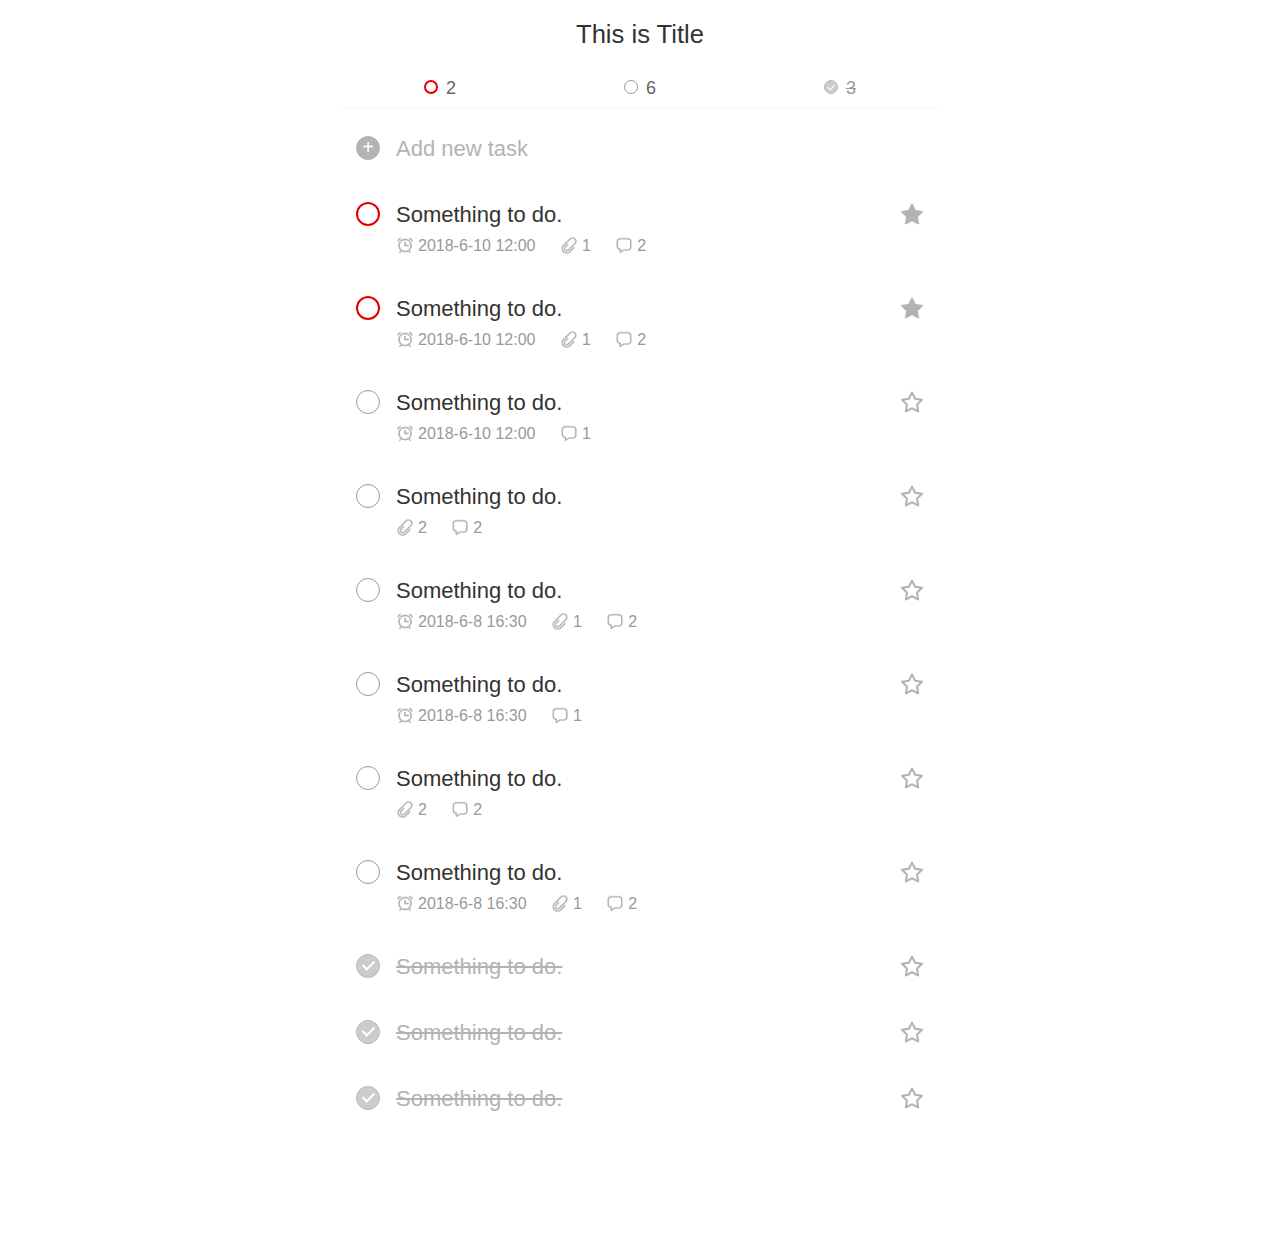
<file: 01/index.html>
<!doctype html>
<html>
  <head>
  <meta charset="UTF-8">
  <title>to do list</title>
  <link rel="stylesheet" type="text/css" href="style.css">
</head>

<body>
  <header>
    <h1 class="main-title">This is Title</h1>
    <nav>
      <div class="menu">
        <a class="menu__item  menu__item_marked" href="#item_marked"><span class="checkmark"></span>2</a>
        <a class="menu__item  menu__item_normal" href="#item_normal"><span class="checkmark"></span>6</a>
        <a class="menu__item  menu__item_done" href="#item_done"><span class="checkmark"></span>3</a>
      </div>
    </nav>
  </header>

  <div class="wrapper">
    <section id="item_add">
      <div class="list-item  list-item_add">
        <label class="list-item-label">
          <span class="list-item-label_add">+</span>
        </label>
        <div class="list-item_title" onclick="popupOpen()">Add new task</div>
      </div>
    </section>

    <section id="item_marked">
      <div class="list-item  list-item_marked">
        <label class="list-item-label">
          <input class="list-item-label_checkbox" type="checkbox">
          <span class="list-item-label_checkmark"></span>
        </label>
        <div class="list-item_title" onclick="popupOpen()">Something to do.</div>
        <div class="list-item-mark"></div>
        <div class="list-item-badges" onclick="popupOpen()">
          <span class="list-item-badges__deadline">2018-6-10 12:00</span>
          <span class="list-item-badges__attachment">1</span>
          <span class="list-item-badges__comment">2</span>
        </div>
      </div>
      <div class="list-item  list-item_marked">
        <label class="list-item-label">
          <input class="list-item-label_checkbox" type="checkbox">
          <span class="list-item-label_checkmark"></span>
        </label>
        <div class="list-item_title" onclick="popupOpen()">Something to do.</div>
        <div class="list-item-mark"></div>
        <div class="list-item-badges" onclick="popupOpen()">
          <span class="list-item-badges__deadline">2018-6-10 12:00</span>
          <span class="list-item-badges__attachment">1</span>
          <span class="list-item-badges__comment">2</span>
        </div>
      </div>
    </section>

    <section id="item_normal">
      <div class="list-item  list-item_normal">
        <label class="list-item-label">
          <input class="list-item-label_checkbox" type="checkbox">
          <span class="list-item-label_checkmark"></span>
        </label>
        <div class="list-item_title" onclick="popupOpen()">Something to do.</div>
        <div class="list-item-mark"></div>
        <div class="list-item-badges" onclick="popupOpen()">
          <span class="list-item-badges__deadline">2018-6-10 12:00</span>
          <span class="list-item-badges__comment">1</span>
        </div>
      </div>
      <div class="list-item  list-item_normal">
        <label class="list-item-label">
          <input class="list-item-label_checkbox" type="checkbox">
          <span class="list-item-label_checkmark"></span>
        </label>
        <div class="list-item_title" onclick="popupOpen()">Something to do.</div>
        <div class="list-item-mark"></div>
        <div class="list-item-badges" onclick="popupOpen()">
          <span class="list-item-badges__attachment">2</span>
          <span class="list-item-badges__comment">2</span>
        </div>
      </div>
      <div class="list-item  list-item_normal">
        <label class="list-item-label">
          <input class="list-item-label_checkbox" type="checkbox">
          <span class="list-item-label_checkmark"></span>
        </label>
        <div class="list-item_title" onclick="popupOpen()">Something to do.</div>
        <div class="list-item-mark"></div>
        <div class="list-item-badges" onclick="popupOpen()">
          <span class="list-item-badges__deadline">2018-6-8 16:30</span>
          <span class="list-item-badges__attachment">1</span>
          <span class="list-item-badges__comment">2</span>
        </div>
      </div>
      <div class="list-item  list-item_normal">
        <label class="list-item-label">
          <input class="list-item-label_checkbox" type="checkbox">
          <span class="list-item-label_checkmark"></span>
        </label>
        <div class="list-item_title" onclick="popupOpen()">Something to do.</div>
        <div class="list-item-mark"></div>
        <div class="list-item-badges" onclick="popupOpen()">
          <span class="list-item-badges__deadline">2018-6-8 16:30</span>
          <span class="list-item-badges__comment">1</span>
        </div>
      </div>
      <div class="list-item  list-item_normal">
        <label class="list-item-label">
          <input class="list-item-label_checkbox" type="checkbox">
          <span class="list-item-label_checkmark"></span>
        </label>
        <div class="list-item_title" onclick="popupOpen()">Something to do.</div>
        <div class="list-item-mark"></div>
        <div class="list-item-badges" onclick="popupOpen()">
          <span class="list-item-badges__attachment">2</span>
          <span class="list-item-badges__comment">2</span>
        </div>
      </div>
      <div class="list-item  list-item_normal">
        <label class="list-item-label">
          <input class="list-item-label_checkbox" type="checkbox">
          <span class="list-item-label_checkmark"></span>
        </label>
        <div class="list-item_title" onclick="popupOpen()">Something to do.</div>
        <div class="list-item-mark"></div>
        <div class="list-item-badges" onclick="popupOpen()">
          <span class="list-item-badges__deadline">2018-6-8 16:30</span>
          <span class="list-item-badges__attachment">1</span>
          <span class="list-item-badges__comment">2</span>
        </div>
      </div>
    </section>

    <section id="item_done">
      <div class="list-item  list-item_done">
        <label class="list-item-label">
          <input class="list-item-label_checkbox" type="checkbox" checked="">
          <span class="list-item-label_checkmark"></span>
        </label>
        <div class="list-item_title" onclick="popupOpen()">Something to do.</div>
        <div class="list-item-mark"></div>
        <div class="list-item-badges" onclick="popupOpen()">
          <span class="list-item-badges__deadline">2018-6-8 16:30</span>
          <span class="list-item-badges__attachment">1</span>
          <span class="list-item-badges__comment">2</span>
        </div>
      </div>
      <div class="list-item  list-item_done">
        <label class="list-item-label">
          <input class="list-item-label_checkbox" type="checkbox" checked="">
          <span class="list-item-label_checkmark"></span>
        </label>
        <div class="list-item_title" onclick="popupOpen()">Something to do.</div>
        <div class="list-item-mark"></div>
        <div class="list-item-badges" onclick="popupOpen()">
          <span class="list-item-badges__deadline">2018-6-8 16:30</span>
          <span class="list-item-badges__attachment">1</span>
          <span class="list-item-badges__comment">2</span>
        </div>
      </div>
      <div class="list-item  list-item_done">
        <label class="list-item-label">
          <input class="list-item-label_checkbox" type="checkbox" checked="">
          <span class="list-item-label_checkmark"></span>
        </label>
        <div class="list-item_title" onclick="popupOpen()">Something to do.</div>
        <div class="list-item-mark"></div>
        <div class="list-item-badges" onclick="popupOpen()">
          <span class="list-item-badges__deadline">2018-6-8 16:30</span>
          <span class="list-item-badges__attachment">1</span>
          <span class="list-item-badges__comment">2</span>
        </div>
      </div>
    </section>
    
  </div>

  <div id="popup" class="popup">
    <div class="popup-box">
      <div class="popup-box-top">
      </div>
      <div class="popup-box-main">
        <div class="form-item">
          <input id="todo-title" class="form-item__input_title" type="text" value="" placeholder="Type things to do here...">
        </div>
        <div class="list-mark"></div>
        <div class="form-item">
          <label><span class="from-item__label from-item__deadline">Deadline</span></label>
          <input id="todo-time" class="form-item__input_date" type="date" value="2018-06-10">
          <input id="todo-time" class="form-item__input_time" type="time" value="12:00">
        </div>
        <div class="form-item">
          <label><span class="from-item__label from-item__attachment">Attachment</span></label>
          <input class="form-item__input_file" type="file">
        </div>
        <div class="form-item">
          <label class="form-item"><span class="from-item__label  from-item__comment">Comment</span></label>
          <textarea class="form-item__textarea_comment"></textarea>
        </div>
      </div>
      <div class="popup-box-bottom">
        <a class="popup-box-bottom_delete">delete</a>
        <a class="popup-box-bottom_save">save</a>
      </div>
    </div>
  </div>

  <script>
    var popup = document.getElementById("popup");

    function popupOpen() {
      popup.style.display = "block";
    }
    window.onclick = function(event) {
      if (event.target == popup) {
        popup.style.display = "none";
      }
    }
  </script>

</body>
</html>
</file>
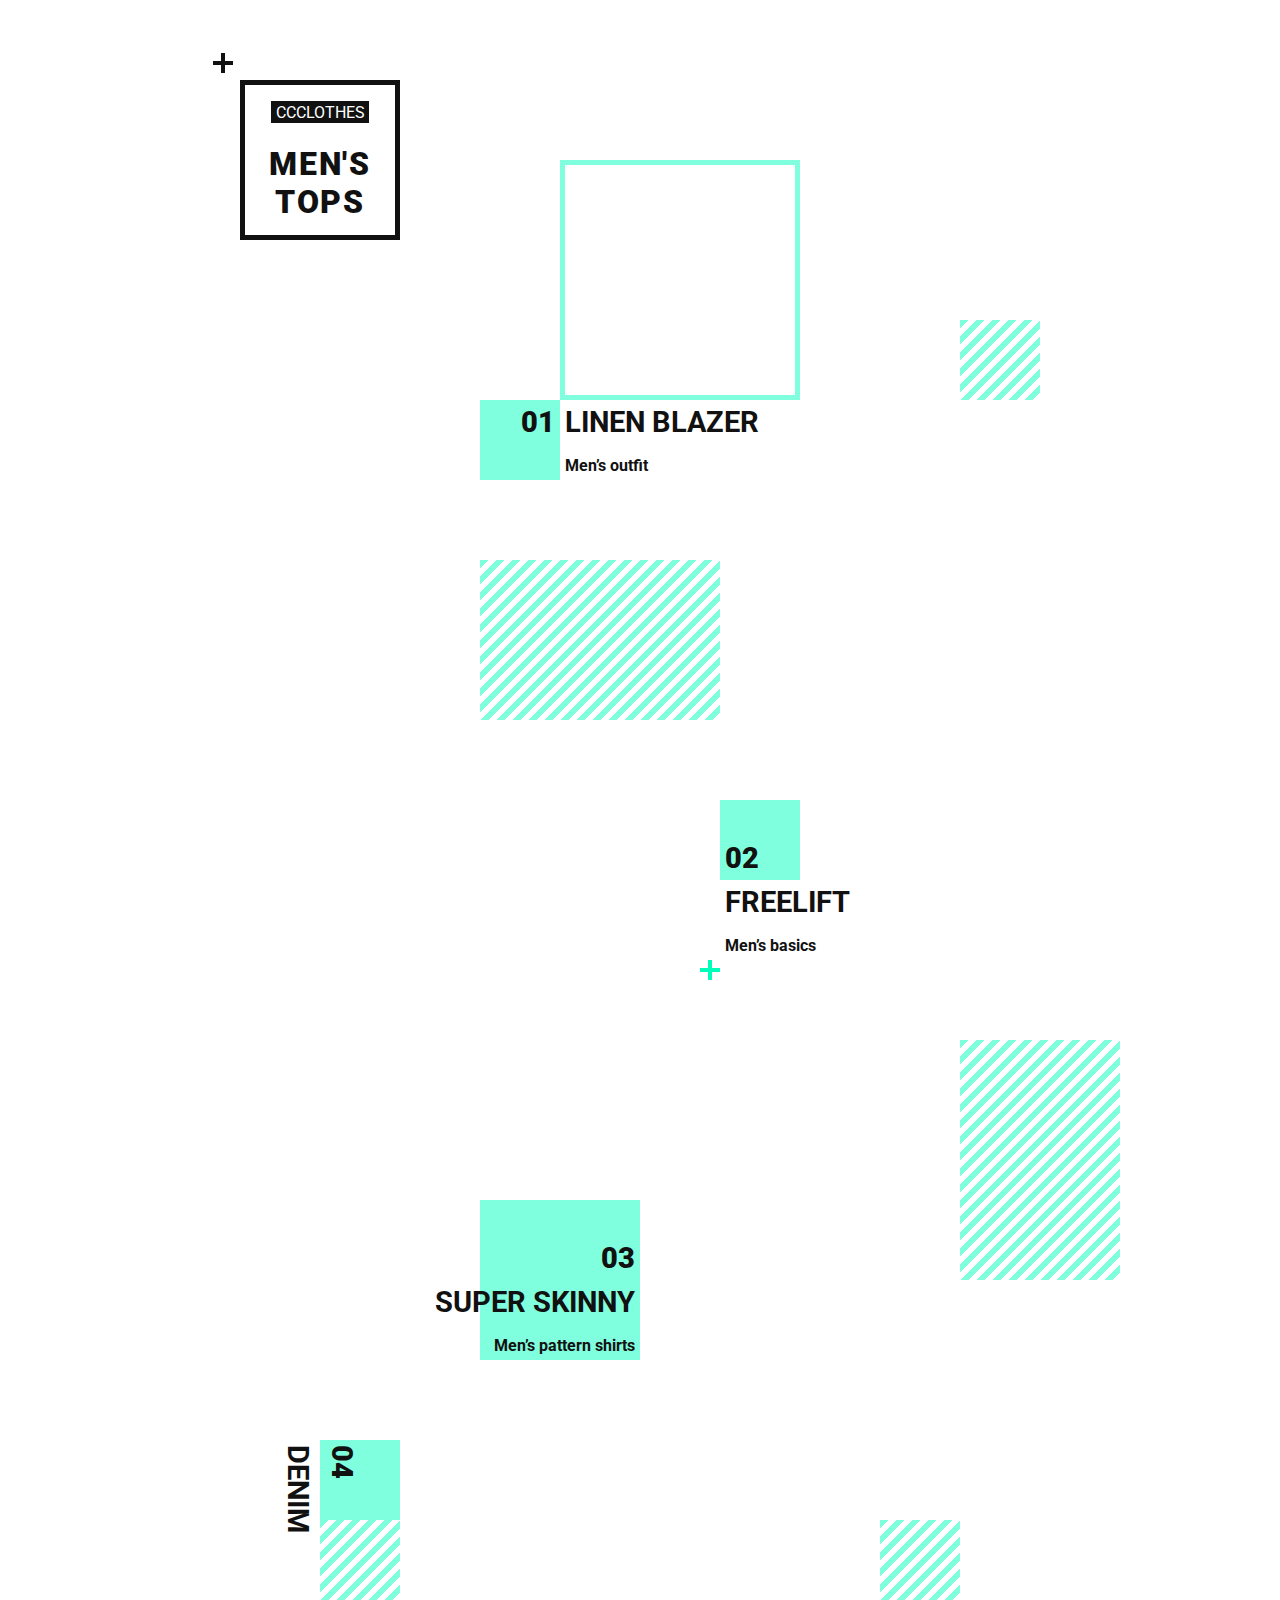
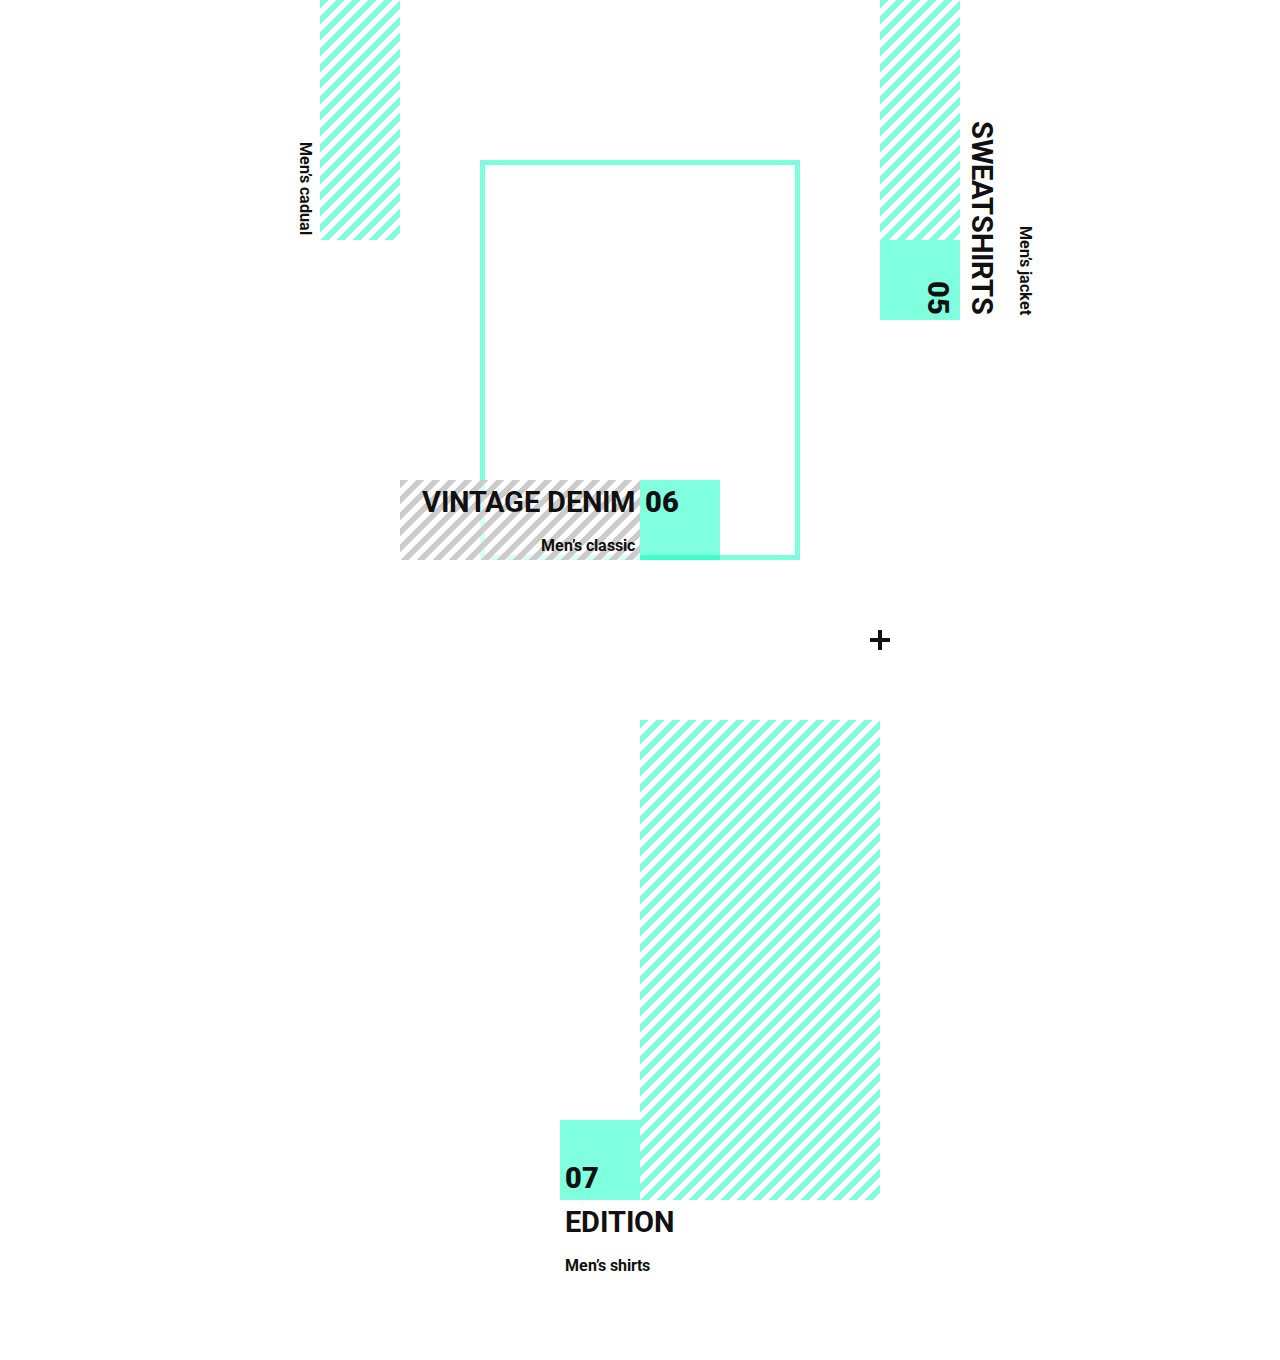
<file: 04/index.html>
<!doctype html>
<html>
  <head>
    <meta charset="UTF-8">
    <title>Product Gallery</title>
    <link rel="stylesheet" type="text/css" href="style.css">
    <link href="https://fonts.googleapis.com/css?family=Roboto:400,900" rel="stylesheet">
  </head>
  <body>
    <div class="grid-container">
     
      <div class="item-top">
        <span class="item-top__logo">CCCLOTHES</span>
        <h1 class="item-top__title">MEN'S<br>TOPS</h1>
        <span class="deco-plus-shape"></span>
      </div>
      
      <div class="grid-container-item item-01">
        <div class="number">01</div>
        <a class="title" href="06.html">LINEN BLAZER</a>
        <div class="subtitle">Men’s outfit</div>
        <a class="images-box"><div class="images"></div></a>
        <div class="deco-a deco-block"></div>
        <div class="deco-b deco-pattern"></div>
        <div class="deco-c deco-border"></div>
      </div>
      
      <div class="grid-container-item item-02">
        <div class="number">02</div>
        <a href="06.html" class="title">FREELIFT<span class="deco-plus-shape"></span></a>
        <div class="subtitle">Men’s basics</div>
        <a href="06.html" class="images-box"><div class="images"></div></a>
        <div class="deco-a deco-block"></div>
        <div class="deco-b deco-pattern"></div>
      </div>
      
      <div class="grid-container-item item-03">
        <div class="number">03</div>
        <a href="06.html" class="title">SUPER SKINNY</a>
        <div class="subtitle">Men’s pattern shirts</div>
        <a href="06.html" class="images-box"><div class="images"></div></a>
        <div class="deco-a deco-block"></div>
        <div class="deco-b deco-pattern"></div>
      </div>
      
      <div class="grid-container-item item-04">
        <div class="number">04</div>
        <a href="06.html" class="title">DENIM</a>
        <div class="subtitle">Men’s cadual</div>
        <a href="06.html" class="images-box"><div class="images"></div></a>
        <div class="deco-a deco-block"></div>
        <div class="deco-b deco-pattern"></div>
        <div class="deco-c deco-border"></div>
      </div>
      
      <div class="grid-container-item item-05">
        <div class="number">05</div>
        <a href="06.html" class="title">SWEATSHIRTS</a>
        <div class="subtitle">Men’s jacket</div>
        <a href="06.html" class="images-box"><div class="images"></div></a>
        <div class="deco-a deco-block"></div>
        <div class="deco-b deco-pattern"></div>
      </div>
      
      <div class="grid-container-item item-06">
        <div class="number">06</div>
        <a href="06.html" class="title">VINTAGE DENIM</a>
        <div class="subtitle">Men’s classic</div>
        <a href="06.html" class="images-box"><div class="images"></div></a>
        <div class="deco-a deco-block"></div>
        <div class="deco-b deco-pattern2"></div>
        <span class="deco-plus-shape"></span>
      </div>
      
      <div class="grid-container-item item-07">
        <div class="number">07</div>
        <a href="06.html" class="title">EDITION</a>
        <div class="subtitle">Men’s shirts</div>
        <a href="06.html" class="images-box"><div class="images"></div></a>
        <div class="deco-a deco-block"></div>
        <div class="deco-b deco-pattern"></div>
      </div>
      
    </div>
  </body>
</html>
</file>
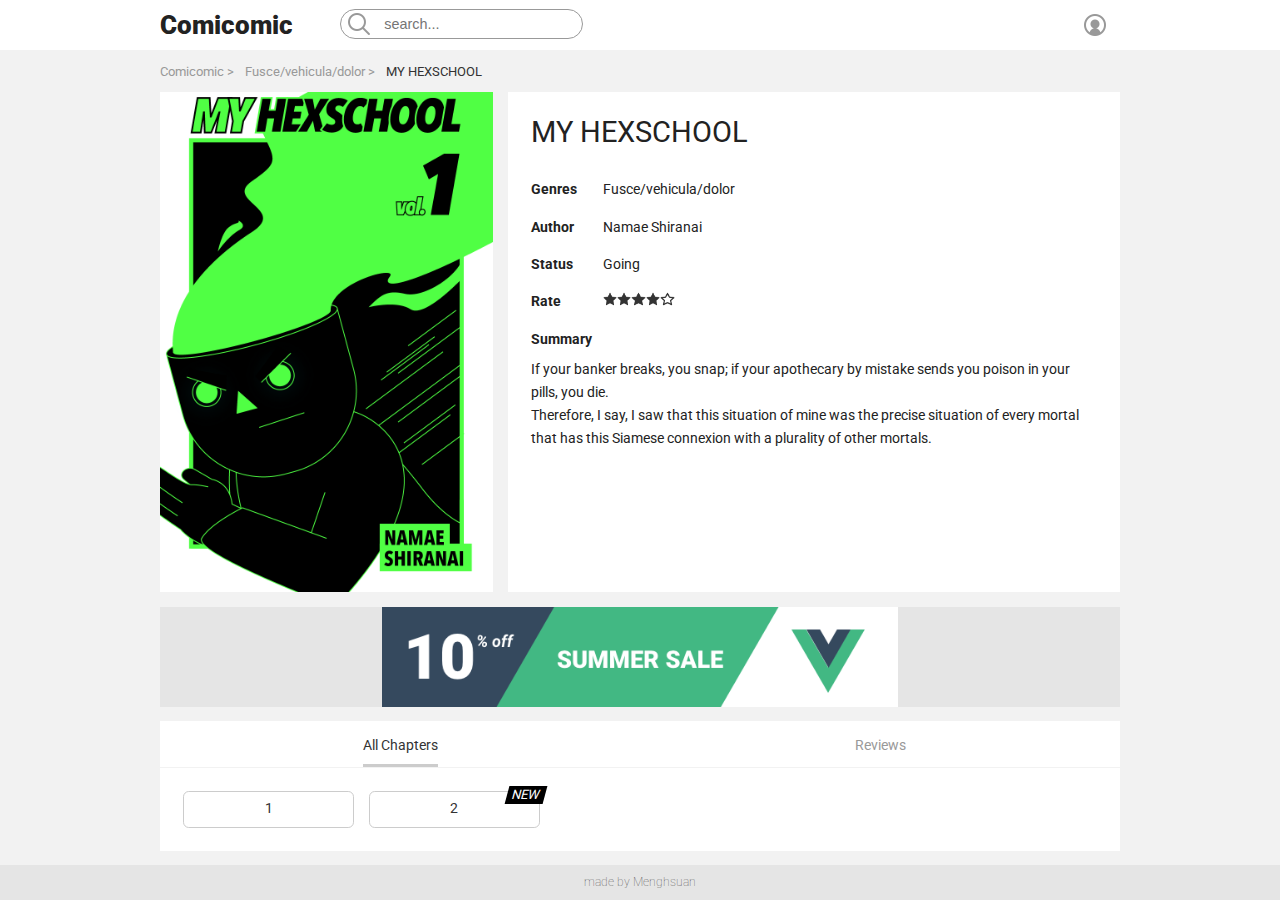
<file: 05/index.html>
<!doctype html>
<html>
  <head>
    <meta charset="UTF-8">
    <title>Comic viewer</title>
    <link rel="stylesheet" type="text/css" href="style.css">
    <link href="https://fonts.googleapis.com/css?family=Roboto:400,900" rel="stylesheet">
  </head>
  <body>
    <header>
      <div class="content_w">
        <div class="header__logo"><a href="index.html">Comicomic</a></div>
        <div class="header__search-box">
          <input type="text" placeholder="search..." name="search">
        </div>
        <div class="header__search-box_mobile">
          <input type="text" placeholder="Comicomic" name="search">
        </div>
        <div class="header__admin"><a href="#"></a></div>
      </div>
    </header>
    <main>
      <section class="content_w">
        <ul class="breadcrumbs">
          <li class="breadcrumbs-cateory"><a href="#" title="Comicomic">Comicomic</a> <span>&gt; </span></li>
          <li class="breadcrumbs-cateory"><a href="#" title="Fusce/vehicula/dolor">Fusce/vehicula/dolor</a> <span>&gt; </span></li>
          <li class="breadcrumbs-position">MY HEXSCHOOL</li>
        </ul>
      </section>
      <section class="content_w comic-main">
        <div class="comic-cover"><img src="images/comic%20cover.png"></div>
        <div class="comic-info">
          <h1 class="comic-info__title">MY HEXSCHOOL</h1>
          <div class="comic-info__detail">
            <dl><dt>Genres</dt><dd>Fusce/vehicula/dolor</dd></dl>
            <dl><dt>Author</dt><dd>Namae Shiranai</dd></dl>
            <dl><dt>Status</dt><dd>Going</dd></dl>
            <dl><dt>Rate</dt><dd><span class="rate-star__on"></span><span class="rate-star__on"></span><span class="rate-star__on"></span><span class="rate-star__on"></span><span class="rate-star"></span></dd></dl>
          </div>
          <div class="comic-info__summary">
            <b>Summary</b>
            <div>If your banker breaks, you snap; if your apothecary by mistake sends you poison in your pills, you die. <br>Therefore, I say, I saw that this situation of mine was the precise situation of every mortal that has this Siamese connexion with a plurality of other mortals.</div>
          </div>
        </div>
      </section>
      <section class="content_w ad-slideshow">
        <div class="slide_ad fade"><img src="images/ad-1.png"></div>
        <div class="slide_ad fade"><img src="images/ad-2.png"></div>
        <div class="slide_ad fade"><img src="images/ad-3.png"></div>
      </section>
      <section class="content_w comic-more">
        <div class="tab-link">
          <a id="chapter" onclick="SetRange('Chapter')" class="tab-link__item_active"><span>All Chapters</span></a>
          <a id="review" onclick="SetRange('Review')" class="tab-link__item"><span>Reviews</span></a>
        </div>
        <div id="chaptersContent" class="tab-content chapters-all">
          <a class="chapter-item" href="page.html" title="The F2E Challenge Start!"> 1 </a>
          <a class="chapter-item tag-new" href="page.html" title="Todo List is Going Crazy!"> 2 </a>
        </div>
        <div id="reviewsContent" class="tab-content" style="display:none;">

        </div>
      </section>
    </main>
    <footer>
      <span>made by Menghsuan</span>
    </footer>

    <script>
      function SetRange(RANGE){
        if(RANGE=="Chapter"){
          document.getElementById("chapter").className = "tab-link__item_active";
          document.getElementById("review").className = "tab-link__item";
          document.getElementById("chaptersContent").style.display = "";
          document.getElementById("reviewsContent").style.display = "none";
        }
        else{
          document.getElementById("chapter").className = "tab-link__item";
          document.getElementById("review").className = "tab-link__item_active";
          document.getElementById("chaptersContent").style.display = "none";
          document.getElementById("reviewsContent").style.display = "";
        }
      }
      
      
      var slideIndex = 0;
      showSlides();
      function showSlides() {
        var i;
        var slides = document.getElementsByClassName("slide_ad");
        for (i = 0; i < slides.length; i++) {
          slides[i].style.display = "none";  
        }
        slideIndex++;
        if (slideIndex > slides.length) {slideIndex = 1}    
        slides[slideIndex-1].style.display = "block";  
        setTimeout(showSlides, 5000); 
      }
      
    </script>
  </body>
</html>
</file>
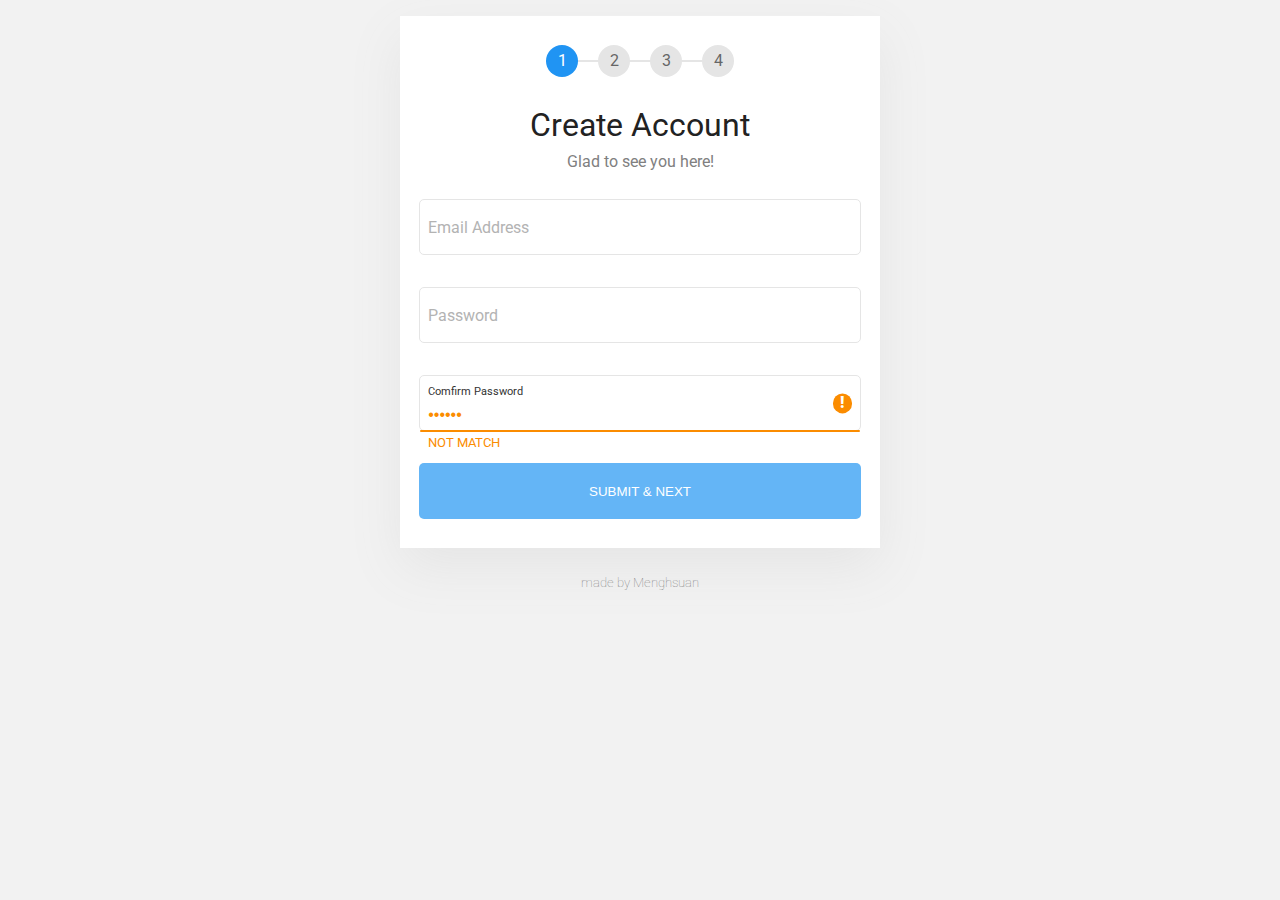
<file: 06/index.html>
<!doctype html>
<html>
  <head>
    <meta charset="UTF-8">
    <title>Validation</title>
    <link rel="stylesheet" type="text/css" href="style.css">
    <link href="https://fonts.googleapis.com/css?family=Roboto:400,900" rel="stylesheet">
    <meta name="viewport" content="width=device-width, initial-scale=1.0, maximum-scale=1.0, user-scalable=no, shrink-to-fit=no, viewport-fit=cover"/>
  </head>
  <body>
    <main>
      <div class="content_w">
        <div class="form-step">
          <span class="form-step__line"></span>
          <a class="form-step__item active" onclick="openStepForm(event, 'step1')" id="defaultOpen">1</a>
          <a class="form-step__item" onclick="openStepForm(event, 'step2')">2</a>
          <a class="form-step__item" onclick="openStepForm(event, 'step3')">3</a>
          <a class="form-step__item" onclick="openStepForm(event, 'step4')">4</a>
        </div>

        <form class="from-content" id="step1">
          <div class="form-top from-u-1">
            <h1 class="form-top__title">Create Account</h1>
            <p class="form-top__sub">Glad to see you here!</p>
          </div>
          <div class="form-item from-u-1">
            <input class="form-item__input" type="text" required="">
            <span class="form-item__bar"></span>
            <label class="form-item__label">Email Address</label>
            <span class="form-item__info"></span>
          </div>
          <div class="form-item from-u-1">
            <input class="form-item__input" type="password" required="">
            <span class="form-item__bar"></span>
            <label class="form-item__label">Password</label>
            <span class="form-item__info"></span>
          </div>
          <div class="form-item from-u-1 warning">
            <input class="form-item__input" type="password" required="" value="123456">
            <span class="form-item__bar"></span>
            <label class="form-item__label">Comfirm Password</label>
            <span class="form-item__info">NOT MATCH</span>
          </div>
          <div class="form-bottom from-u-1">
            <button type="submit" class="form-bottom__btn disable">SUBMIT &amp; NEXT</button>
          </div>
        </form>

        <form class="from-content" id="step2">
          <div class="form-top from-u-1">
            <h1 class="form-top__title">General Infomation</h1>
            <p class="form-top__sub">Tell us who you are!</p>
          </div>
          <div class="form-item from-u-1-2">
            <input class="form-item__input" type="text" required="">
            <span class="form-item__bar"></span>
            <label class="form-item__label">Name (optional)</label>
            <span class="form-item__info"></span>
          </div>
          <div class="form-item from-u-1-2">
            <input class="form-item__input" type="text" required="" minlength="10" maxlength="10">
            <span class="form-item__bar"></span>
            <label class="form-item__label">Phone</label>
            <span class="form-item__info"></span>
          </div>
          <div class="form-item from-u-1 dropdown-trigger">
            <input class="form-item__input" type="date" value="">
            <span class="form-item__bar"></span>
            <label class="form-item__label">Birth Date (optional)</label>
            <span class="form-item__info"></span>
          </div>
          <div class="form-item from-u-1">
            <input class="form-item__input" type="text" required="">
            <span class="form-item__bar"></span>
            <label class="form-item__label">Street Address</label>
            <span class="form-item__info"></span>
          </div>
          <div class="form-item from-u-1-2 dropdown-trigger">
            <select class="form-item__select" id="city" name="city">
              <option value="" disabled selected>Select city</option>
              <option value="Taipei">Taipei</option>
              <option value="New Taipei">New Taipei</option>
              <option value="Taoyuan">Taoyuan</option>
            </select>
            <span class="form-item__bar"></span>
            <label class="form-item__label">City</label>
            <span class="form-item__info"></span>
          </div>
          <div class="form-item from-u-1-2 dropdown-trigger">
            <select class="form-item__select" id="dist" name="dist">
              <option value="" disabled selected>Select dist</option>
              <option value="Beitou">Beitou</option>
              <option value="Da'an">Da'an</option>
              <option value="Datong">Datong</option>
            </select>
            <span class="form-item__bar"></span>
            <label class="form-item__label">Dist</label>
            <span class="form-item__info"></span>
          </div>
          <div class="form-bottom from-u-1">
            <button type="submit" class="form-bottom__btn">SUBMIT &amp; NEXT</button>
          </div>
        </form>

        <form class="from-content" id="step3">
          <div class="form-top from-u-1">
            <h1 class="form-top__title">Update Profile Picture</h1>
            <p class="form-top__sub">We wanna know you more!</p>
          </div>
          <div class="form-item from-u-1">
            <input class="form-item__input" type="file" required>
            <span class="form-item__bar"></span>
            <label class="form-item__label">UPLOAD UP TO 3 PHOTOS</label>
            <span class="form-item__info"></span>
          </div>
          <div class="form-bottom from-u-1">
            <button type="submit" class="form-bottom__btn">SUBMIT &amp; NEXT</button>
          </div>
        </form>

        <form class="from-content" id="step4">
          <div class="form-top from-u-1">
            <h1 class="form-top__title">Payment Method</h1>
            <p class="form-top__sub">Add your credit card infomation!</p>
          </div>
          <div class="form-item from-u-1">
            <input class="form-item__input" type="text" required minlength="16" maxlength="16">
            <span class="form-item__bar"></span>
            <label class="form-item__label">Card Number</label>
            <span class="form-item__info"></span>
          </div>
          <div class="form-item from-u-1-2">
            <input class="form-item__input" type="text" required>
            <span class="form-item__bar"></span>
            <label class="form-item__label">Cardholder Name</label>
            <span class="form-item__info"></span>
          </div>
          <div class="form-item from-u-1-2">
            <input class="form-item__input" type="text" required>
            <span class="form-item__bar"></span>
            <label class="form-item__label">Bank Name</label>
            <span class="form-item__info"></span>
          </div>
          <div class="form-item from-u-1-3">
            <input class="form-item__input" type="text" required minlength="3" maxlength="3">
            <span class="form-item__bar"></span>
            <label class="form-item__label">CVV</label>
            <span class="form-item__info"></span>
          </div>
          <div class="form-item from-u-2-3 dropdown-trigger">
            <input class="form-item__input" type="month" >
            <span class="form-item__bar"></span>
            <label class="form-item__label">Expire Date</label>
            <span class="form-item__info"></span>
          </div>
          <div class="form-bottom from-u-1">
            <button type="submit" class="form-bottom__btn">DONE</button>
          </div>
        </form>

      </div>
    </main>
    <footer>
      <span>made by Menghsuan</span>
    </footer>
  </body>

  <script>
    function openStepForm(evt, formStep) {
      var i, formcontent, formlinks;
      formcontent = document.getElementsByClassName("from-content");
      for (i = 0; i < formcontent.length; i++) {
        formcontent[i].style.display = "none";
      }
      formlinks = document.getElementsByClassName("form-step__item");
      for (i = 0; i < formlinks.length; i++) {
        formlinks[i].className = formlinks[i].className.replace(" active", "");
      }
      document.getElementById(formStep).style.display = "";
      evt.currentTarget.className += " active";
    }
    // Get the element with id="defaultOpen" and click on it
    document.getElementById("defaultOpen").click();
  </script>

</html>
</file>
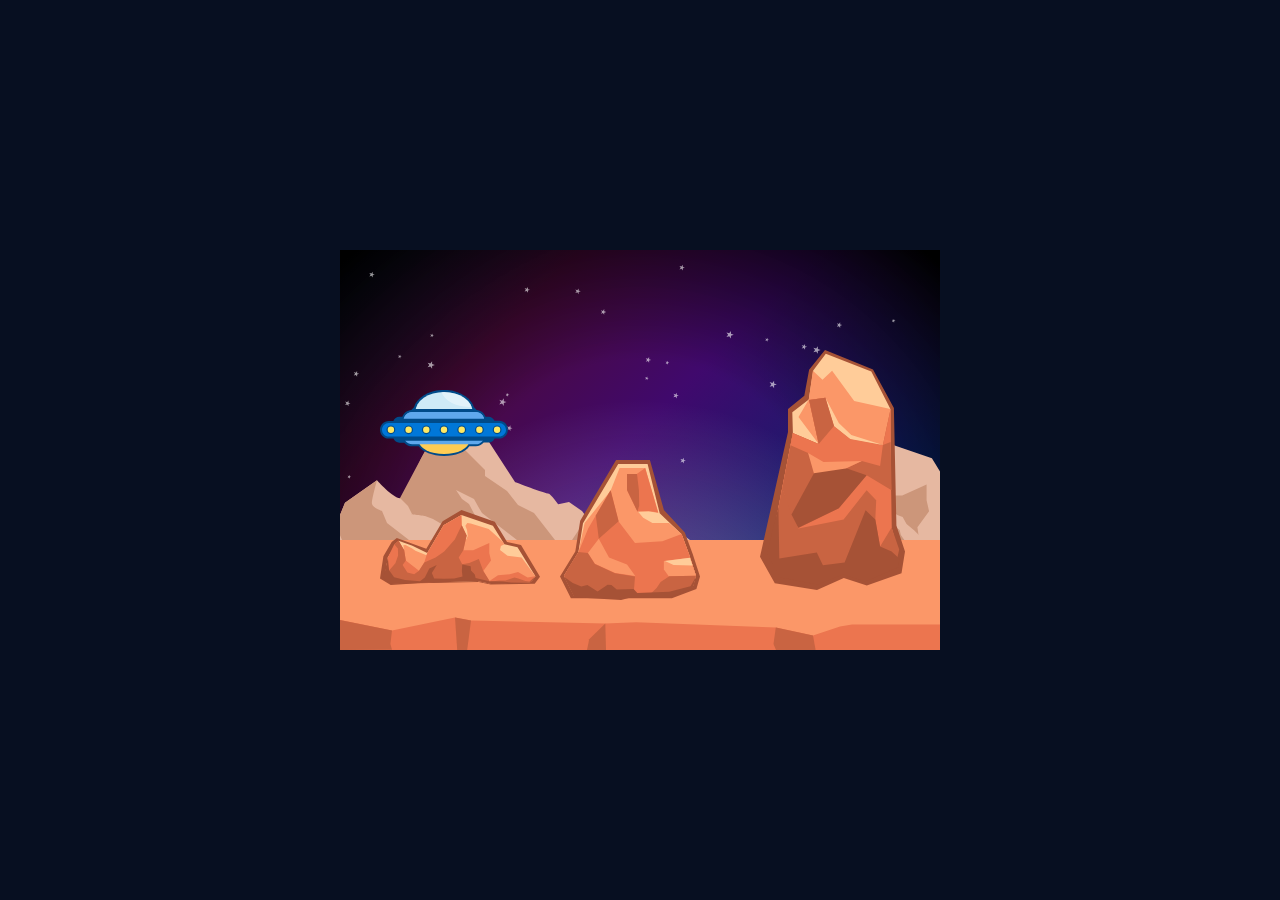
<file: 07/index.html>
<!doctype html>
<html>
  <head>
    <meta charset="UTF-8">
    <link rel="stylesheet" type="text/css" href="style.css">
    <title>Canvas Game</title>
  </head>
  <body onload="">
    
    <canvas id="game"></canvas>
    <script type="text/javascript" src="canvas.js"></script>
    
  </body>
</html>
</file>
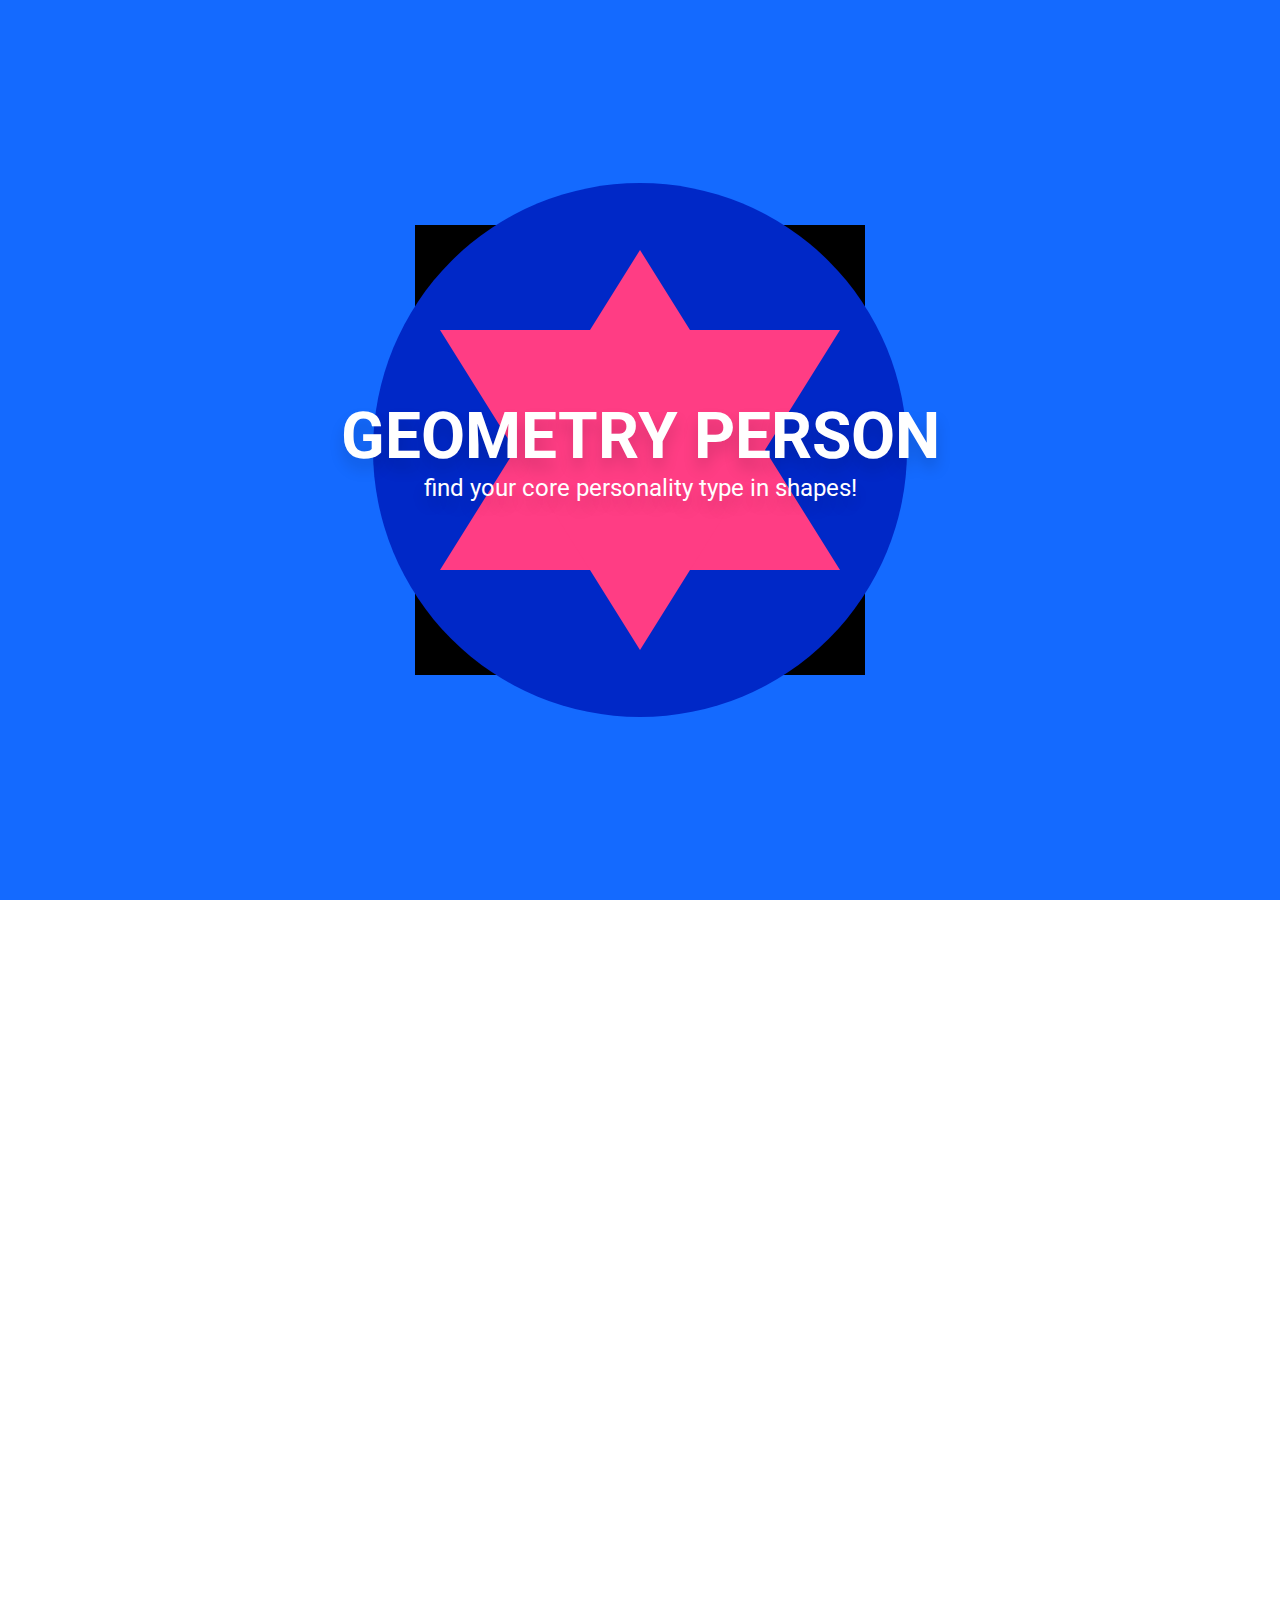
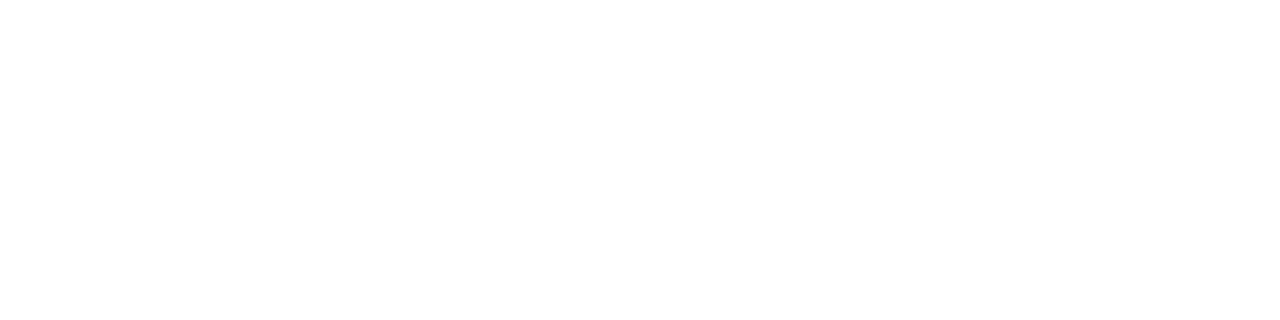
<file: 08/index.html>
<!doctype html>
<html>
  <head>
    <meta charset="UTF-8">
    <title>Parallax scrolling</title>
    <link rel="stylesheet" type="text/css" href="style.css">
    <link href="https://fonts.googleapis.com/css?family=Roboto:400,700,900" rel="stylesheet">
    <script src="https://ajax.googleapis.com/ajax/libs/jquery/3.3.1/jquery.min.js"></script>
  </head>
  <body>
    <div id="start">
      <div class="spin1"><div class="start_square"></div></div>
      <div class="spin2"><div class="start_circle"></div></div>
      <div class="spin3"><div class="start_triangle1"></div></div>
      <div class="spin4"><div class="start_triangle2"></div></div>
      <div class="start_text">
        <h1 class="title">GEOMETRY PERSON</h1>
        <h5 class="subtitle">find your core personality type in shapes!</h5>        
      </div>
    </div>
    <div id="question1">
      <div class="content">
        <h1 class="mark">Q1</h1>
        <h5 class="title">If one day you get a gift that can change the rule of the world, which ability will you choose?</h5>
        <p class="info">Choose the answer appeared in your mind instantly</p>
        <button class="ans ans1">Destroy all humans in the world</button>
        <button class="ans ans1">Make the war never happened</button>
        <button class="ans ans1">You won’t get old and live forever</button>
      </div>
      <div class="content-bg"></div>
      <div class="animate">
        <div class="square"><div class="square_item"></div></div>
        <div class="circle"><div class="circle_item"></div></div>
        <div class="triangle"><div class="triangle_item"></div></div>
      </div>
    </div>
    <div id="question2" class="">
      <div class="content">
        <h1 class="mark">Q2</h1>
        <h5 class="title">Imagine you’re almost late, but totally lost at a forked road. Which way do you prefer to go?</h5>
        <p class="info">Choose the answer appeared in your mind instantly</p>
        <button class="ans ans2">The left one</button>
        <button class="ans ans2">The right one</button>
        <button class="ans ans2">Open google map</button>
      </div>
      <div class="content-bg"></div>
      <div class="animate">
        <div class="square"><div class="square_item"></div></div>
        <div class="circle"><div class="circle_item"></div></div>
        <div class="triangle"><div class="triangle_item"></div></div>
      </div>
    </div>
    <div id="question3" class="">
      <div class="content">
        <h1 class="mark">Q3</h1>
        <h5 class="title">When you’re in a exam which you barely prepared for, which is your priority solution?</h5>
        <p class="info">Choose the answer appeared in your mind instantly</p>
        <button class="ans ans3">Take a nap right away</button>
        <button class="ans ans3">The right one</button>
        <button class="ans ans3">Open google map</button>
      </div>
      <div class="content-bg"></div>
      <div class="animate">
        <div class="square"><div class="square_item"></div></div>
        <div class="circle"><div class="circle_item"></div></div>
        <div class="triangle"><div class="triangle_item"></div></div>
      </div>
    </div>

    <div id="result" class="result">
      <div class="result_bg" data-0="background:hsl(338, 100%, 62%);" data-200="background:hsl(338, 100%, 62%);" data-450="background:hsl(228, 100%, 62%);" data-end="background:hsl(920, 100%, 50%);"></div>
      <div class="step1">
        <div class="cover-block" data-0="width:40%;bottom: 0;" data-200="width:100%;bottom: 0;"></div>
        <div class="result_text" data-0="opacity: 1; top:50%;" data-100="opacity: 1; top:50%;" data-330="opacity: 1; top:50%;" data-430="opacity: 0; top:50%;">
          <h1 class="title">ALL DONE!</h1>
          <h5 class="subtitle">Keep scrolling to show the result</h5>        
        </div>
        <div class="triangle triangle-white" data-199="opacity:0;" data-200="top:100%; left:50%; transform:scale(1.2) rotate(45deg); opacity:1;" data-300="top:20%; left:110%; transform: scale(1.6) rotate(45deg)"></div>
        <div class="triangle triangle-black" data-209="opacity:0;" data-210="top: 90%; left:-20%; transform:scale(1.6) rotate(45deg); opacity:1;" data-320="top:-20%; left:110%; transform:scale(2) rotate(45deg)"></div>
        <div class="triangle triangle-blue" data-239="opacity:0;" data-240="top:70%; left:-30%; transform:scale(2) rotate(55deg); opacity:1;" data-360="top:-70%; left:130%; transform:scale(2.2) rotate(60deg)"></div>
        <div class="triangle triangle-white" data-259="opacity:0;" data-260="top:50%; left:-20%; transform:scale(0.6) rotate(45deg); opacity:1; z-index:6" data-340="top:-50%; left:120%; transform:scale(0.8) rotate(30deg); z-index:6"></div>
        <div class="triangle triangle-black" data-269="opacity:0;" data-270="top:110%; left:-20%; transform:scale(1) rotate(50deg); opacity:1;" data-360="top:0%; left:140%; transform:scale(1.2) rotate(40deg)"></div>
        <div class="triangle triangle-blue" data-269="opacity:0;" data-270="top:200%; left:-60%; transform:scale(10) rotate(45deg); z-index:9; opacity:1;" data-500="top:-100%; left:150%; transform:scale(10) rotate(45deg); z-index:9; opacity:1;" data-510="opacity:0;"></div>
      </div>
      <div class="step2">
        <div class="cover-block" data-410="width:100%; opacity: 0;" data-420="width:100%;opacity: 1;"></div>
        <div class="result_text" data-450="opacity: 0;" data-500="opacity: 1;" data-650="opacity: 1;" data-660="opacity: 0;">
          <h1 class="title">NOW CACULATING...</h1>
          <h5 class="subtitle">Keep scrolling to show the result</h5>        
        </div>
        <div class="square square-pink" data-500="opacity:0;" data-501="top:100%; left:40%; transform:scale(2.2) rotate(45deg); opacity:1;" data-600="top:-30%; left:150%; transform: scale(2.6) rotate(45deg)"></div>
        <div class="square square-black" data-510="opacity:0;" data-511="top: 90%; left:-20%; transform:scale(1.6) rotate(45deg); opacity:1;" data-620="top:-20%; left:110%; transform:scale(2) rotate(45deg)"></div>
        <div class="square square-blue" data-540="opacity:0;" data-541="top:70%; left:-30%; transform:scale(2) rotate(45deg); opacity:1;" data-660="top:-70%; left:130%; transform:scale(2.2) rotate(45deg)"></div>
        <div class="square square-pink" data-560="opacity:0;" data-561="top:70%; left:-20%; transform:scale(0.6) rotate(45deg); opacity:1; z-index:6" data-640="top:-70%; left:120%; transform:scale(0.8) rotate(45deg); z-index:6"></div>
        <div class="square square-black" data-580="opacity:0;" data-581="top: 90%; left:-20%; transform:scale(1.0) rotate(45deg); opacity:1;" data-640="top:-20%; left:110%; transform:scale(1.2) rotate(45deg)"></div>
        <div class="square square-blue" data-590="opacity:0;" data-591="top:70%; left:-30%; transform:scale(1.4) rotate(45deg); opacity:1;" data-660="top:-60%; left:120%; transform:scale(1.6) rotate(45deg)"></div>
        <div class="square square-black" data-600="opacity:0;" data-601="top:100%; left:50%; transform:scale(0.7) rotate(45deg); opacity:1;" data-690="top:-20%; left:170%; transform: scale(1.1) rotate(45deg)"></div>
        <div class="square square-blue" data-610="opacity:0;" data-611="top:70%; left:-20%; transform:scale(0.6) rotate(45deg); opacity:1; z-index:6" data-700="top:-70%; left:120%; transform:scale(0.8) rotate(45deg); z-index:6"></div>
        <div class="square square-black" data-620="opacity:0;" data-621="top:110%; left:-20%; transform:scale(1) rotate(45deg); opacity:1;" data-710="top:0%; left:140%; transform:scale(1.2) rotate(45deg)"></div>
        <div class="square square-pink" data-600="opacity:0;" data-601="top:200%; left:-60%; transform:scale(8) rotate(45deg); z-index:9; opacity:1;" data-720="top:-100%; left:150%; transform:scale(8) rotate(45deg); z-index:9; opacity:1;" data-730="opacity:0;"></div>
      </div>
      <div class="step3">
        <div class="cover-block" data-640="width:0%; left:0;" data-680="width:100%; left:0;"></div>
        <div class="result_text" data-650="opacity: 0;" data-660="opacity: 1;" data-800="opacity: 1;" data-850="opacity: 0;">
          <h1 class="title">YOU ARE…</h1>
          <h5 class="subtitle">Keep scrolling to show the result</h5>        
        </div>
        <div class="circle circle-white" data-700="opacity:0;" data-701="top:100%; left:40%; transform:scale(2.2); opacity:1;" data-800="top:-30%; left:150%; transform: scale(2.6)"></div>
        <div class="circle circle-black" data-710="opacity:0;" data-711="top: 90%; left:-20%; transform:scale(1.6); opacity:1;" data-820="top:-20%; left:110%; transform:scale(2)"></div>
        <div class="circle circle-blue" data-740="opacity:0;" data-741="top:70%; left:-30%; transform:scale(2); opacity:1;" data-860="top:-70%; left:130%; transform:scale(2.2)"></div>
        <div class="circle circle-white" data-760="opacity:0;" data-761="top:70%; left:-20%; transform:scale(0.6); opacity:1; z-index:6" data-640="top:-70%; left:120%; transform:scale(0.8); z-index:6"></div>
        <div class="circle circle-black" data-780="opacity:0;" data-781="top: 90%; left:-20%; transform:scale(1.0); opacity:1;" data-840="top:-20%; left:110%; transform:scale(1.2)"></div>
        <div class="circle circle-blue" data-790="opacity:0;" data-791="top:70%; left:-30%; transform:scale(1.4); opacity:1;" data-860="top:-60%; left:120%; transform:scale(1.6)"></div>
        <div class="circle circle-black" data-800="opacity:0;" data-801="top:100%; left:50%; transform:scale(0.7); opacity:1;" data-890="top:-20%; left:170%; transform: scale(1.1)"></div>
        <div class="circle circle-white" data-810="opacity:0;" data-811="top:70%; left:-20%; transform:scale(0.6); opacity:1; z-index:6" data-880="top:-100%; left:120%; transform:scale(0.8); z-index:6"></div>
        <div class="circle circle-white" data-820="opacity:0;" data-821="top:110%; left:-20%; transform:scale(1); opacity:1;" data-910="top:0%; left:140%; transform:scale(1.2)"></div>
        <div class="circle circle-blue" data-800="opacity:0;" data-801="top:200%; left:-60%; transform:scale(8); z-index:9; opacity:1;" data-920="top:-100%; left:150%; transform:scale(8); z-index:9; opacity:1;" data-930="opacity:0;" ></div>
      </div>
      <div class="step4">
        <div class="cover-block" data-840="width:0%; left:0;" data-880="width:100%; left:0;"></div>
        <div class="result_text" data-900="opacity: 0;" data-1000="opacity: 1;">
          <h5 class="subtitle">Your personality type is</h5> 
          <h1 class="title">TRIANGLE!</h1>       
        </div>
        <div class="triangle triangle-black" data-900="top:-40%; left:50%; transform:scale(0.2) rotate(180deg);" data-1000="top:12%; left:50%;"></div>
        <div class="triangle triangle-black" data-900="top:-50%; left:10%; transform:scale(0.2) rotate(180deg);" data-1000="top:23%; left:10%;"></div>
        <div class="triangle triangle-black" data-920="top:-30%; left:80%; transform:scale(0.2) rotate(180deg);" data-1010="top:32%; left:80%;"></div>
        <div class="triangle triangle-black" data-920="top:-30%; left:15%; transform:scale(0.2) rotate(180deg);" data-1020="top:-5%; left:15%;"></div>
        <div class="triangle triangle-blue"  data-910="top:-40%; left:35%; transform:scale(0.2) rotate(180deg);" data-1020="top:20%; left:35%;"></div>
        <div class="triangle triangle-blue"  data-910="top:-20%; left:91%; transform:scale(0.2) rotate(180deg);" data-1010="top: 17%; left:91%;"></div>
        <div class="triangle triangle-blue"  data-900="top:-30%; left: 0%; transform:scale(0.2) rotate(180deg);" data-1000="top:  0%; left: 0%;"></div>
      </div>
    </div>



    <script>
      $(document).ready(function(){
        setTimeout(function(){
          $("#start").remove();
        }, 8000);

        $(".ans1").click(()=>{
          $("#question1").remove();
          $("#question2").addClass("question2");
        });

        $(".ans2").click(()=>{
          $("#question2").remove();
          $("#question3").addClass("question3");
        });

        $(".ans3").click(()=>{
          $("#question3").remove();
          $("#result").addClass("result");
        });

      });
    </script>

    <script type="text/javascript" src="skrollr.min.js"></script>
    <script type="text/javascript">
      var s = skrollr.init();
    </script>
  </body>
</html>
</file>
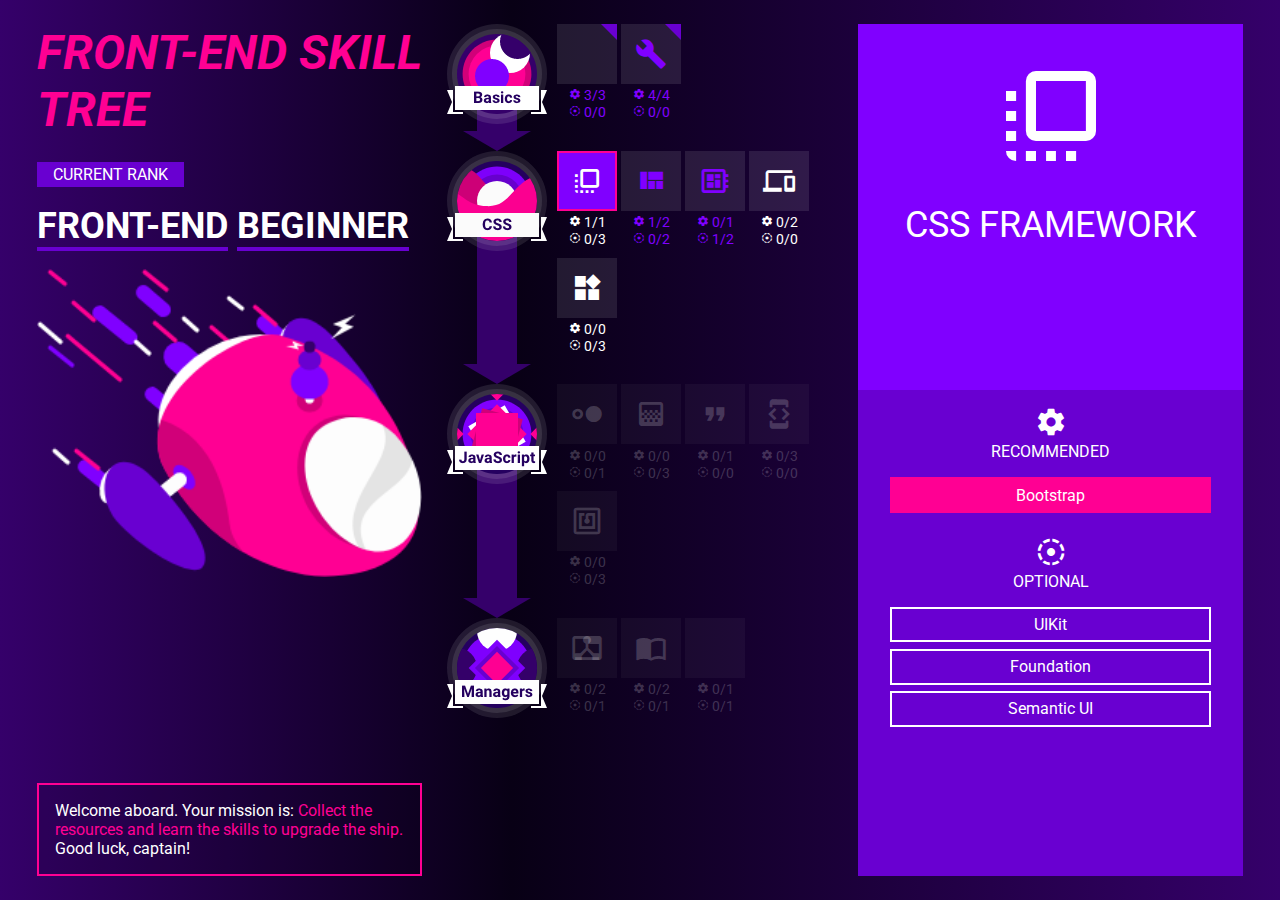
<file: 09/index.html>
<!doctype html>
<html>
  <head>
    <meta charset="UTF-8">
    <title>Skill Tree</title>
    <link rel="stylesheet" type="text/css" href="style.css">
    <link href="https://fonts.googleapis.com/css?family=Roboto:400,900" rel="stylesheet">
    <link href="https://fonts.googleapis.com/icon?family=Material+Icons" rel="stylesheet">
  </head>
  <body>
    <div class="wrapper">
      <div class="avatar">
        <h1 class="avatar__title">FRONT-END SKILL TREE</h1>
        <div class="avatar__current"><div class="avatar__current__tag"><span>CURRENT RANK</span></div><h2 class="avatar__current__rank"><span>FRONT-END</span> <span>BEGINNER</span></h2></div>
        <div class="avatar__rankimg"> <img src="images/img-ship-beginner.png" srcset="images/img-ship-beginner@2x.png 2x"></div>
        <div class="avatar__message">Welcome aboard. Your mission is: <span class="accent-color">Collect the resources and learn the skills to upgrade the ship.</span> Good luck, captain!</div>
      </div>
      <div class="mid">
        <section class="progress">
          <div class="progress__icon"><img src="images/img-planet-basics.png" srcset="images/img-planet-basics@2x.png 2x"> </div>
          <div class="progress__bg"></div>
          <div class="progress__skills">
            <div class="skill done all">
              <div class="skill__img"><li class="material-icons">category</li></div>
              <div class="skill__text">
                <span class="skill__text-line"><li class="material-icons">settings</li>3/3</span>
                <span class="skill__text-line"><li class="material-icons">filter_tilt_shift</li>0/0</span>
              </div> 
            </div>
            <div class="skill done all">
              <div class="skill__img"><li class="material-icons">build</li></div>
              <div class="skill__text">
                <span class="skill__text-line"><li class="material-icons">settings</li>4/4</span>
                <span class="skill__text-line"><li class="material-icons">filter_tilt_shift</li>0/0</span>
              </div> 
            </div>
          </div>
        </section>
        <section class="progress">
          <div class="progress__icon"><img src="images/img-planet-css.png" srcset="images/img-planet-css@2x.png 2x"></div>
          <div class="progress__bg"></div>
          <div class="progress__skills">
            <div class="skill on">
              <div class="skill__img"><li class="material-icons">flip_to_front</li></div>
              <div class="skill__text">
                <span class="skill__text-line"><li class="material-icons">settings</li>1/1</span>
                <span class="skill__text-line"><li class="material-icons">filter_tilt_shift</li>0/3</span>
              </div> 
            </div>
            <div class="skill done">
              <div class="skill__img"><li class="material-icons">view_quilt</li></div>
              <div class="skill__text">
                <span class="skill__text-line"><li class="material-icons">settings</li>1/2</span>
                <span class="skill__text-line"><li class="material-icons">filter_tilt_shift</li>0/2</span>
              </div> 
            </div>
            <div class="skill done">
              <div class="skill__img"><li class="material-icons">developer_board</li></div>
              <div class="skill__text">
                <span class="skill__text-line"><li class="material-icons">settings</li>0/1</span>
                <span class="skill__text-line"><li class="material-icons">filter_tilt_shift</li>1/2</span>
              </div> 
            </div>
            <div class="skill">
              <div class="skill__img"><li class="material-icons">devices</li></div>
              <div class="skill__text">
                <span class="skill__text-line"><li class="material-icons">settings</li>0/2</span>
                <span class="skill__text-line"><li class="material-icons">filter_tilt_shift</li>0/0</span>
              </div> 
            </div>
            <div class="skill">
              <div class="skill__img"><li class="material-icons">widgets</li></div>
              <div class="skill__text">
                <span class="skill__text-line"><li class="material-icons">settings</li>0/0</span>
                <span class="skill__text-line"><li class="material-icons">filter_tilt_shift</li>0/3</span>
              </div> 
            </div>
          </div>             
        </section>
        <section class="progress">
          <div class="progress__icon"><img src="images/img-planet-js.png" srcset="images/img-planet-js@2x.png 2x"> </div>
          <div class="progress__bg"></div>
          <div class="progress__skills">
            <div class="skill disable">
              <div class="skill__img"><li class="material-icons">hdr_strong</li></div>
              <div class="skill__text">
                <span class="skill__text-line"><li class="material-icons">settings</li>0/0</span>
                <span class="skill__text-line"><li class="material-icons">filter_tilt_shift</li>0/1</span>
              </div> 
            </div>
            <div class="skill disable">
              <div class="skill__img"><li class="material-icons">gradient</li></div>
              <div class="skill__text">
                <span class="skill__text-line"><li class="material-icons">settings</li>0/0</span>
                <span class="skill__text-line"><li class="material-icons">filter_tilt_shift</li>0/3</span>
              </div> 
            </div>
            <div class="skill disable">
              <div class="skill__img"><li class="material-icons">format_quote</li></div>
              <div class="skill__text">
                <span class="skill__text-line"><li class="material-icons">settings</li>0/1</span>
                <span class="skill__text-line"><li class="material-icons">filter_tilt_shift</li>0/0</span>
              </div> 
            </div>
            <div class="skill disable">
              <div class="skill__img"><li class="material-icons">developer_mode</li></div>
              <div class="skill__text">
                <span class="skill__text-line"><li class="material-icons">settings</li>0/3</span>
                <span class="skill__text-line"><li class="material-icons">filter_tilt_shift</li>0/0</span>
              </div> 
            </div>
            <div class="skill disable">
              <div class="skill__img"><li class="material-icons">nfc</li></div>
              <div class="skill__text">
                <span class="skill__text-line"><li class="material-icons">settings</li>0/0</span>
                <span class="skill__text-line"><li class="material-icons">filter_tilt_shift</li>0/3</span>
              </div> 
            </div>            
          </div>
        </section>
        <section class="progress">
          <div class="progress__icon"><img src="images/img-planet-managers.png" srcset="images/img-planet-managers@2x.png 2x"> </div>
          <!--div class="progress__bg"></div-->
          <div class="progress__skills">
            <div class="skill disable">
              <div class="skill__img"><li class="material-icons">device_hub</li></div>
              <div class="skill__text">
                <span class="skill__text-line"><li class="material-icons">settings</li>0/2</span>
                <span class="skill__text-line"><li class="material-icons">filter_tilt_shift</li>0/1</span>
              </div> 
            </div>
            <div class="skill disable">
              <div class="skill__img"><li class="material-icons">import_contacts</li></div>
              <div class="skill__text">
                <span class="skill__text-line"><li class="material-icons">settings</li>0/2</span>
                <span class="skill__text-line"><li class="material-icons">filter_tilt_shift</li>0/1</span>
              </div> 
            </div>
            <div class="skill disable">
              <div class="skill__img"><li class="material-icons">table_chart</li></div>
              <div class="skill__text">
                <span class="skill__text-line"><li class="material-icons">settings</li>0/1</span>
                <span class="skill__text-line"><li class="material-icons">filter_tilt_shift</li>0/1</span>
              </div> 
            </div>
          </div>          
        </section>
      </div>
      <div class="detail">
        <div class="detail__top"><li class="material-icons">flip_to_front</li><h1 class="detail__top-title">CSS FRAMEWORK</h1></div>
        <div class="detail__bottom">
          <section class="recommended">
            <li class="material-icons">settings</li>
            <p>RECOMMENDED</p>
            <a class="item done">Bootstrap</a>
          </section>
          <section class="optional">
            <li class="material-icons">filter_tilt_shift</li>
            <p>OPTIONAL</p>
            <a class="item">UIKit</a>
            <a class="item">Foundation</a>
            <a class="item">Semantic UI</a>
          </section>
        </div>
      </div>
    </div>
  </body>
</html>
</file>
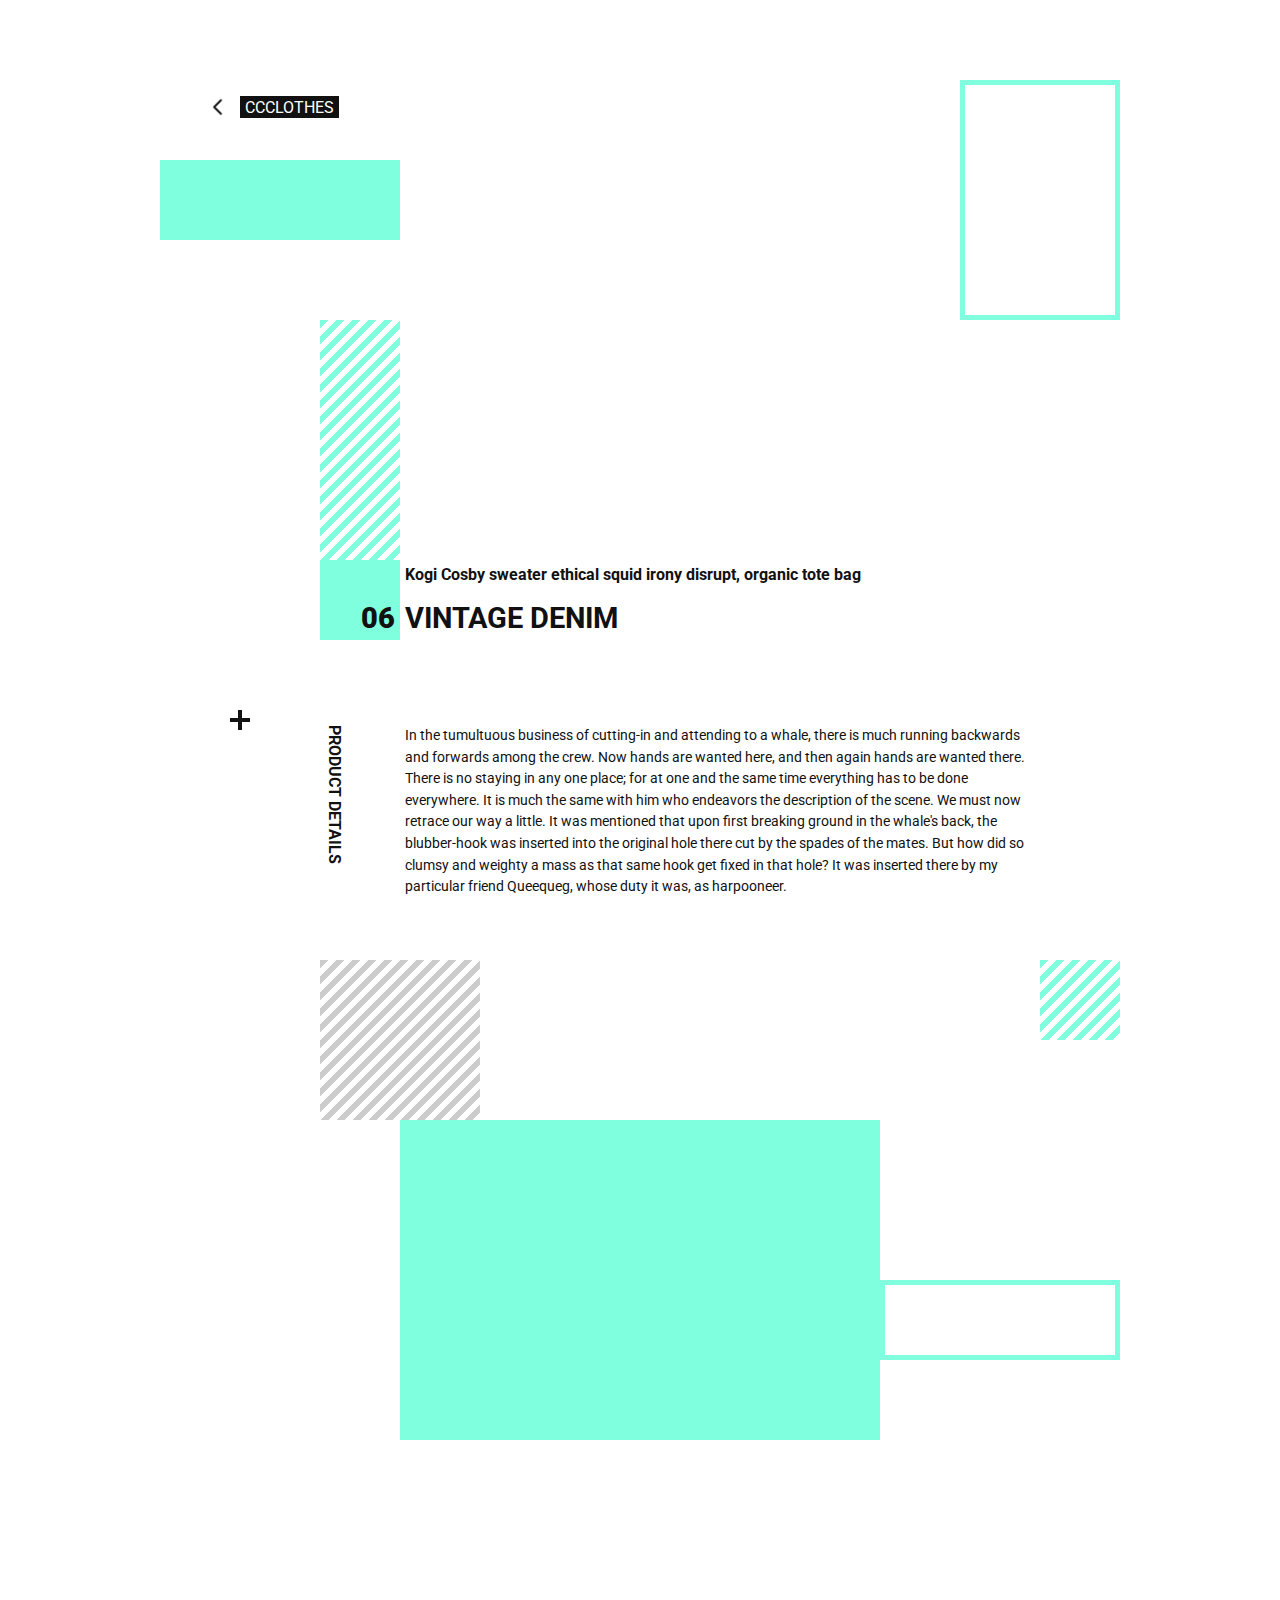
<file: 04/06.html>
<!doctype html>
<html>
  <head>
    <meta charset="UTF-8">
    <title>06 - VINTAGE DENIM</title>
    <link rel="stylesheet" type="text/css" href="style.css">
    <link href="https://fonts.googleapis.com/css?family=Roboto:400,900" rel="stylesheet">
  </head>
  <body>
    <div class="grid-container">
      <div class="grid-container-item product-top">
        <div class="back"><a class="item-top__logo" href="index.html">CCCLOTHES</a></div>
        <div class="images-box"><div class="images"></div></div>
        <div class="number">06</div>
        <div class="title">VINTAGE DENIM</div>
        <div class="subtitle">Kogi Cosby sweater ethical squid irony disrupt, organic tote bag </div>
        <div class="deco-a deco-border"></div>
        <div class="deco-b deco-pattern"></div>
        <div class="deco-c deco-block"></div>
        <div class="deco-d deco-block"></div>
      </div>
      <div class="grid-container-item product-text">
        <div class="subtitle">PRODUCT DETAILS</div>
        <div class="content">
          In the tumultuous business of cutting-in and attending to a whale, there is much running backwards and forwards among the crew. Now hands are wanted here, and then again hands are wanted there. There is no staying in any one place; for at one and the same time everything has to be done everywhere. It is much the same with him who endeavors the description of the scene. 
          We must now retrace our way a little. It was mentioned that upon first breaking ground in the whale's back, the blubber-hook was inserted into the original hole there cut by the spades of the mates. But how did so clumsy and weighty a mass as that same hook get fixed in that hole? It was inserted there by my particular friend Queequeg, whose duty it was, as harpooneer.
        </div>
        <span class="deco-plus-shape"></span>
      </div>
      <div class="grid-container-item product-pic">
        <div class="image-a"><div class="images"></div></div>
        <div class="image-b"><div class="images"></div></div>
        <div class="deco-a deco-block"></div>
        <div class="deco-b deco-pattern2"></div>
        <div class="deco-c deco-border"></div>
        <div class="deco-d deco-pattern"></div>
      </div>      
    </div>
  </body>
</html>
</file>
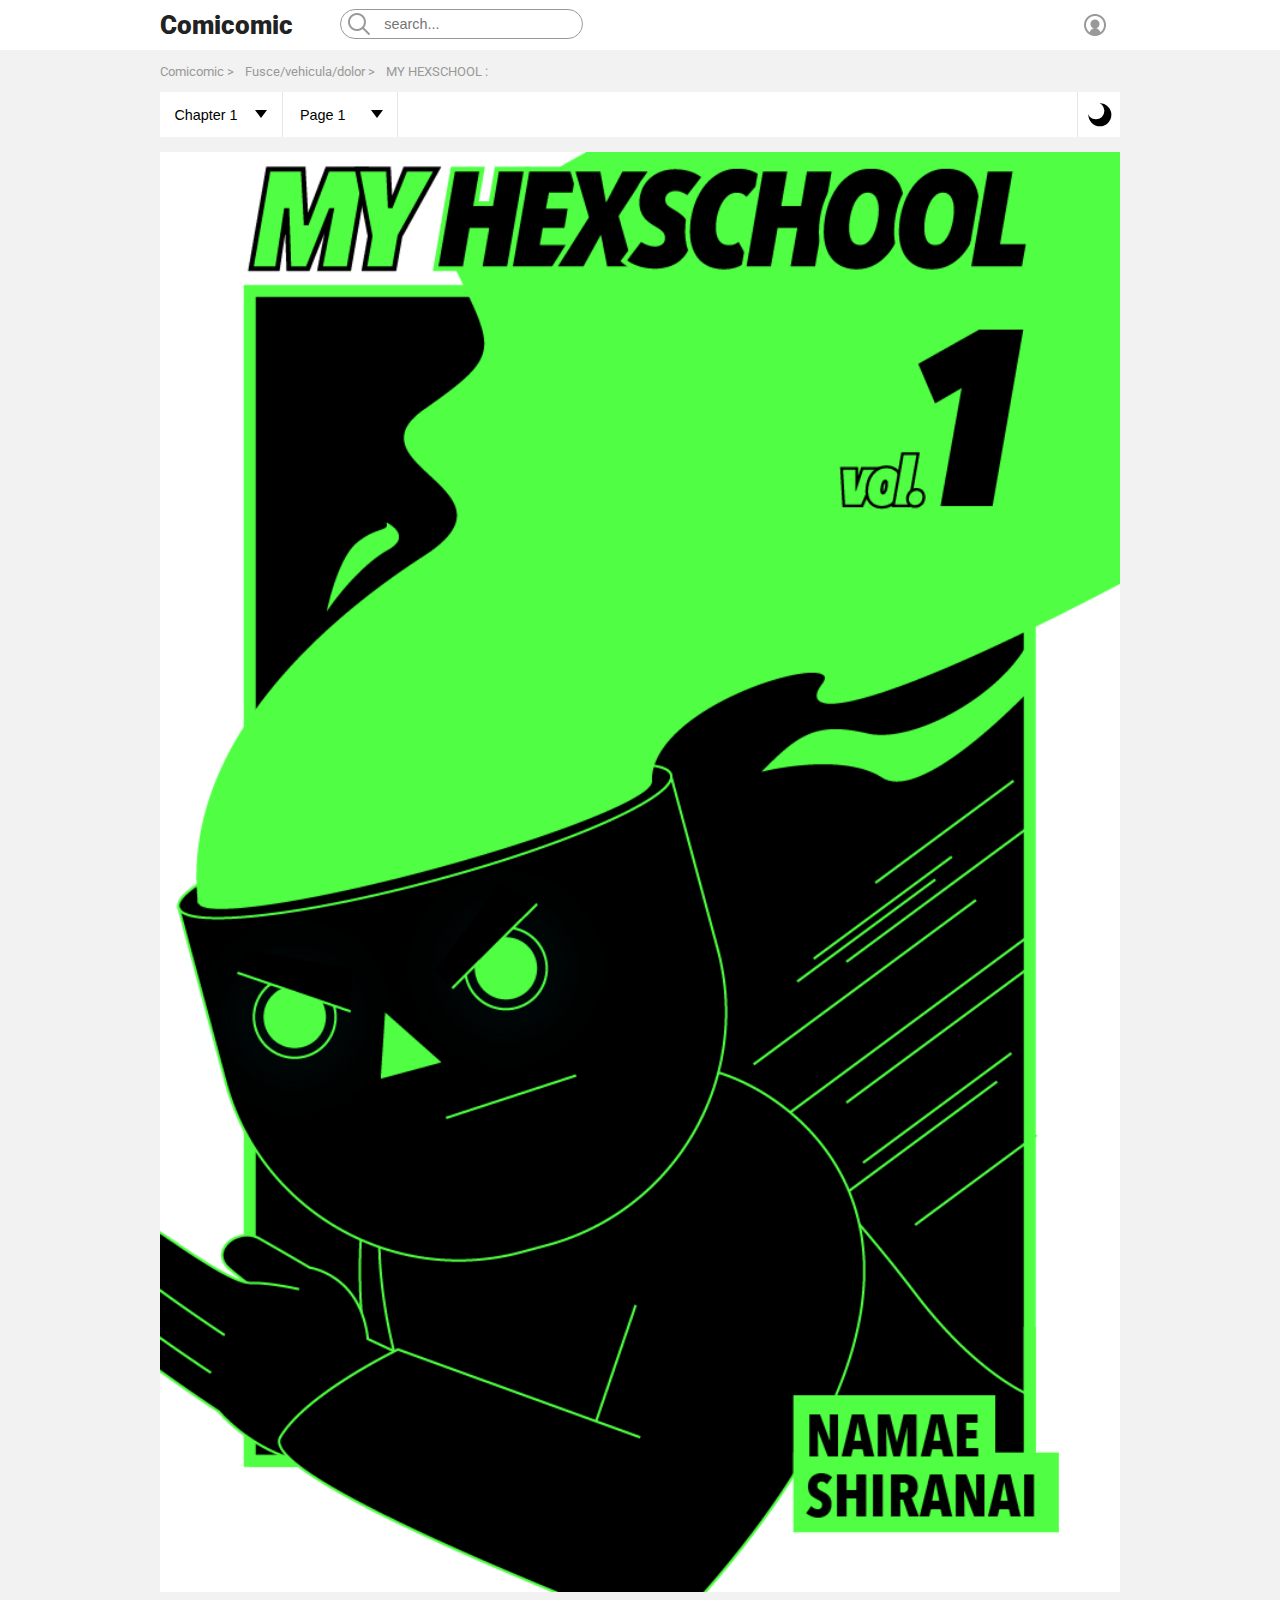
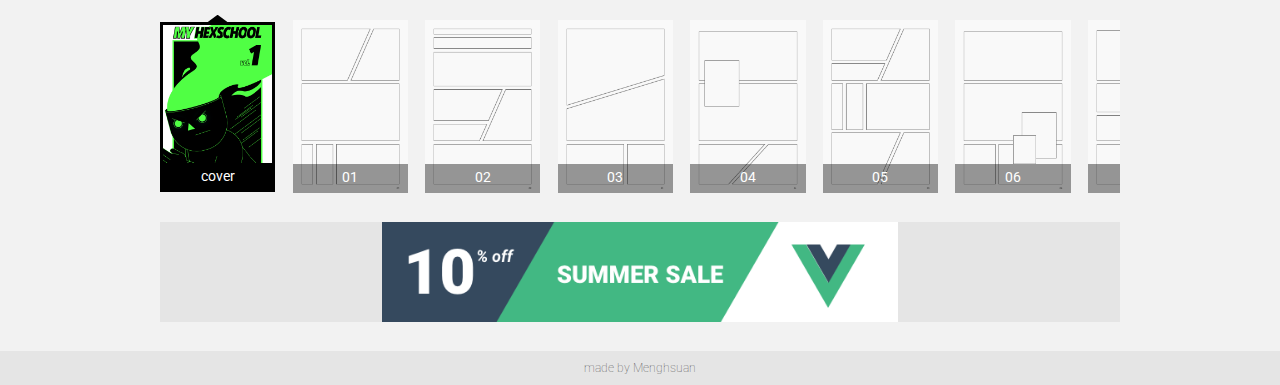
<file: 05/page.html>
<!doctype html>
<html>
  <head>
    <meta charset="UTF-8">
    <title>MY HEXSCHOOL</title>
    <link rel="stylesheet" type="text/css" href="style.css">
    <link href="https://fonts.googleapis.com/css?family=Roboto:400,900" rel="stylesheet">
  </head>
  <body>
    <header>
      <div class="content_w">
        <div class="header__logo"><a href="index.html">Comicomic</a></div>
        <div class="header__search-box">
          <input type="text" placeholder="search..." name="search">
        </div>
        <div class="header__search-box_mobile">
          <input type="text" placeholder="Comicomic" name="search">
        </div>
        <div class="header__admin"><a href="#"></a></div>
      </div>
    </header>
    <main>
      <section class="content_w">
        <ul class="breadcrumbs">
          <li class="breadcrumbs-cateory"><a href="#" title="Comicomic">Comicomic</a> <span>&gt; </span></li>
          <li class="breadcrumbs-cateory"><a href="#" title="Fusce/vehicula/dolor">Fusce/vehicula/dolor</a> <span>&gt; </span></li>
          <li class="breadcrumbs-cateory"><a href="index.html" title="MY HEXSCHOOL">MY HEXSCHOOL</a> <span>: </span></li>
        </ul>
      </section>
      <section class="content_w control-bar">
        <div class="control-pages">
          <div class="select-chapter">
            <select>
              <option value="ch01" selected="">Chapter 1</option>
              <option value="ch02">Chapter 2</option>
            </select>
          </div>
          <div class="select-page">
            <select>
              <option value="p01" selected="">Page 1</option>
              <option value="p02">Page 2</option>
              <option value="p03">Page 3</option>
              <option value="p04">Page 4</option>
              <option value="p05">Page 5</option>
              <option value="p06">Page 6</option>
              <option value="p07">Page 7</option>
              <option value="p08">Page 8</option>
              <option value="p09">Page 9</option>
              <option value="p10">Page 10</option>
              <option value="p11">Page 11</option>
              <option value="p12">Page 12</option>
            </select>
          </div>
        </div>
        <div class="read-mode">
          <!--a class="read-mode_light"></a-->
          <a class="read-mode_dark"></a>
        </div>
      </section>
      <section class="content_w">
        <div class="comic-page-viewer">
          <div class="page-slide">
            <div class="page-slide_images"><img src="images/comic%20cover.png"></div>
            <div class="page-slide_images"><img src="images/storyboard-1.png"></div>
            <div class="page-slide_images"><img src="images/storyboard-2.png"></div>
            <div class="page-slide_images"><img src="images/storyboard-3.png"></div>
            <div class="page-slide_images"><img src="images/storyboard-4.png"></div>
            <div class="page-slide_images"><img src="images/storyboard-5.png"></div>
            <div class="page-slide_images"><img src="images/storyboard-6.png"></div>
            <div class="page-slide_images"><img src="images/storyboard-7.png"></div>
            <div class="page-slide_images"><img src="images/storyboard-8.png"></div>
            <div class="page-slide_images"><img src="images/storyboard-9.png"></div>
            <div class="page-slide_images"><img src="images/storyboard-10.png"></div>
            <a class="page-slide_prev" onclick="plusSlides(-1)">❮</a>
            <a class="page-slide_next" onclick="plusSlides(1)">❯</a>
          </div>
        </div>
        <div class="preview-row">
          <div class="preview-row_column">
            <div class="page-demo"><img src="images/comic%20cover.png"  onclick="currentSlide(1)" alt="cover"><span>cover</span></div>
            <div class="page-demo"><img src="images/storyboard-1.png"  onclick="currentSlide(2)" alt="01"><span>01</span></div>
            <div class="page-demo"><img src="images/storyboard-2.png"  onclick="currentSlide(3)" alt="02"><span>02</span></div>
            <div class="page-demo"><img src="images/storyboard-3.png"  onclick="currentSlide(4)" alt="03"><span>03</span></div>
            <div class="page-demo"><img src="images/storyboard-4.png"  onclick="currentSlide(5)" alt="04"><span>04</span></div>
            <div class="page-demo"><img src="images/storyboard-5.png"  onclick="currentSlide(6)" alt="05"><span>05</span></div>
            <div class="page-demo"><img src="images/storyboard-6.png"  onclick="currentSlide(7)" alt="06"><span>06</span></div>
            <div class="page-demo"><img src="images/storyboard-7.png"  onclick="currentSlide(8)" alt="07"><span>07</span></div>
            <div class="page-demo"><img src="images/storyboard-8.png"  onclick="currentSlide(9)" alt="08"><span>08</span></div>
            <div class="page-demo"><img src="images/storyboard-9.png"  onclick="currentSlide(10)" alt="09"><span>09</span></div>
            <div class="page-demo"><img src="images/storyboard-10.png"  onclick="currentSlide(11)" alt="10"><span>10</span></div>
          </div>
        </div>
        <div class="ad-slideshow">
          <div class="slide_ad fade"><img src="images/ad-1.png"></div>
          <div class="slide_ad fade"><img src="images/ad-2.png"></div>
          <div class="slide_ad fade"><img src="images/ad-3.png"></div>
        </div>
        
      </section>
    </main>

    <footer>
      <span>made by Menghsuan</span>
    </footer>
  </body>

  <script>
    var slidePages = 1;
    pageSlides(slidePages);

    function plusSlides(n) {
      pageSlides(slidePages += n);
    }

    function currentSlide(n) {
      pageSlides(slidePages = n);
    }

    function pageSlides(n) {
      var i;
      var slides = document.getElementsByClassName("page-slide_images");
      var dots = document.getElementsByClassName("page-demo");
      if (n > slides.length) {slidePages = 1}
      if (n < 1) {slidePages = slides.length}
      for (i = 0; i < slides.length; i++) {
        slides[i].style.display = "none";
      }
      for (i = 0; i < dots.length; i++) {
        dots[i].className = dots[i].className.replace(" active", "");
      }
      slides[slidePages-1].style.display = "block";
      dots[slidePages-1].className += " active";
    }


    var slideIndex = 0;
    showSlides();
    function showSlides() {
      var i;
      var slides = document.getElementsByClassName("slide_ad");
      for (i = 0; i < slides.length; i++) {
        slides[i].style.display = "none";  
      }
      slideIndex++;
      if (slideIndex > slides.length) {slideIndex = 1}    
      slides[slideIndex-1].style.display = "block";  
      setTimeout(showSlides, 5000); 
    }
  </script>
</html>
</file>
<file: 01/style.css>
@charset "UTF-8";

/*------------------------------------*\
Base
\*------------------------------------*/
body{
  margin: 0; font-family:'Roboto Slab','Roboto', 'Noto Sans TC', Helvetica, Arial, 'Microsoft Yahei','微軟正黑體', 'Microsoft JhengHei', SimSun, STXihei, arial, sans-serif;
  color: #333333; background-color: #ffffff; word-wrap: break-word;
}
*, *:before, *:after { -moz-box-sizing: border-box; -webkit-box-sizing: border-box; box-sizing: border-box; }
img{ border: 0px; vertical-align: middle; line-height: 0; height: auto; }
input{ -webkit-appearance: none; }
input[type="checkbox"] { -webkit-appearance: checkbox; }
textarea:focus, input:focus{ outline: none; }
a { text-decoration: none; }
a:hover,a:focus { text-decoration: none; }


/*------------------------------------*\
Layout
\*------------------------------------*/

header{ position: fixed; top: 0; width: 100%; text-align: center; z-index: 3; background-color: #ffffff;}
nav{ }

#item_add:before,#item_marked:before, #item_normal:before, #item_done:before { display: block; content: " "; height: 7rem; margin: -7rem 0 0 0; visibility: hidden; } /* fix anchor */

.wrapper{ position: relative; top: 7rem; }
.main-title{ margin: 20px 0; font-size: 1.6rem; font-weight: normal; }

/* menu */
.menu{ display: -webkit-flex; display: flex; position: relative; width: 100%; justify-content: center; }
.menu__item{ width: 200px;  border-bottom: 1px solid #f7f7f7; }
.menu__item_marked,.menu__item_normal,.menu__item_done{ line-height: 2.4rem; color: #666666; font-size: 18px; }
.menu__item_marked{ }
.menu__item_normal{ }
.menu__item_done{ color: #999999; text-decoration: line-through; }
.menu__item_done:hover{ text-decoration: line-through; }
.menu__item_marked .checkmark,.menu__item_normal .checkmark,.menu__item_done .checkmark{ display: inline-block; content: " "; width: 14px; height: 14px; margin-right: 8px; border-radius: 50%; border: 1px solid #999999; }
.menu__item_marked .checkmark{ border:2px solid #e50000; }
.menu__item_done .checkmark{ position: relative; border: 1px solid #bbbbbb; background-color: #cccccc; }
.menu__item_done .checkmark:after { display: block; content: ""; position: absolute; left: 4px; top: 2px; width: 4px; height: 7px; border: solid #ffffff; border-width: 0 1px 1px 0; -webkit-transform: rotate(45deg); -ms-transform: rotate(45deg); transform: rotate(45deg); }



/* list */
.list-item{ position: relative; width: 600px; margin: 8px auto 0; padding: 16px; overflow: auto; }
.list-item:hover{ cursor: pointer; z-index: 2; border-radius: 8px; box-shadow: 0 1px 6px rgba(0,0,0,0.1); }

.list-item-label{ 
  display: block;
  position: relative;
  padding-left: 40px;
  cursor: pointer;
  -webkit-user-select: none;
  -moz-user-select: none;
  -ms-user-select: none;
  user-select: none;
}
.list-item-label_checkbox{ position: absolute; opacity: 0; cursor: pointer; }
.list-item-label_checkmark{ position: absolute; top: 0; left: 0; height: 24px; width: 24px; border-radius: 50%; border: 1px solid #999999; }
.list-item-label_checkbox:checked ~ .list-item-label_checkmark { border: 1px solid #bbbbbb; background-color: #cccccc; }
.list-item-label_checkmark:after { content: ""; position: absolute; display: none; }
.list-item-label_checkbox:checked ~ .list-item-label_checkmark:after { display: block; }
.list-item-label_checkmark:after { 
  left: 8px;
  top: 3px;
  width: 7px;
  height: 12px;
  border: solid white;
  border-width: 0 2px 2px 0;
  -webkit-transform: rotate(45deg);
  -ms-transform: rotate(45deg);
  transform: rotate(45deg);
}
.list-item_title{ margin-left: 40px; font-size: 22px; }
.list-item-mark{ position: absolute; top: 16px; right: 16px; width: 24px; height: 24px; background-size: 24px; background-position: center; background-repeat: no-repeat; background-image: url(images/ic_mark.png); }
.list-item-badges{ margin-left: 40px; margin-top: 8px; line-height: 20px; color: #999999; }
.list-item-badges__deadline,.list-item-badges__attachment,.list-item-badges__comment{ padding-left: 22px; margin-right: 20px; background-size: 18px; background-position: left center; background-repeat: no-repeat; }
.list-item-badges__deadline  { background-image: url(images/ic_deadline.png); }
.list-item-badges__attachment{ background-image: url(images/ic_attachment.png); }
.list-item-badges__comment   { background-image: url(images/ic_comment.png); }


/* list-item modifier */
.list-item_add{ color: #b3b3b3; }
.list-item_add .list-item-label_add{ position: absolute; left: 0; width: 24px; height: 24px; border-radius: 50%; font-size: 20px; line-height: 20px; text-align: center; background-size: 24px; border: 1px solid #b3b3b3; background-color: #b3b3b3; color: #ffffff; }

.list-item_marked{ }
.list-item_marked .list-item-label_checkmark{ border:2px solid #e50000; }
.list-item_marked .list-item-mark{ background-image: url(images/ic_marked.png); }

.list-item_done{ }
.list-item_done .list-item_title{ color: #b3b3b3; text-decoration: line-through; }
.list-item_done .list-item-badges{ display: none; }



/* popup */
.popup{ 
  display: none; position: fixed; z-index: 20; 
  padding-top: 100px; 
  left: 0; top: 0; width: 100%; height: 100%; overflow: auto; background-color: rgba(0,0,0,0.4);
}

.popup-box{ position: relative; width: 600px; margin: auto; background-color: #ffffff; border-radius: 8px; border: 1px solid #888; }

.popup-box-top{ }
.popup-box-main{ padding: 0px 20px 20px; }
.popup-box-bottom{ }

.form-item{ display: block; margin-top: 20px; }
.list-mark{ position: absolute; top: 20px; right: 20px; width: 24px; height: 24px; background-size: 24px; background-position: center; background-repeat: no-repeat; background-image: url(images/ic_mark.png); }

.from-item__label{ display: block; margin-bottom: 8px; }
.from-item__deadline,.from-item__attachment,.from-item__comment{ padding-left: 25px; margin-right: 20px; background-size: 18px; background-position: left center; background-repeat: no-repeat;  }
.from-item__deadline  { background-image: url(images/ic_deadline.png); }
.from-item__attachment{ background-image: url(images/ic_attachment.png); }
.from-item__comment   { background-image: url(images/ic_comment.png); }

.form-item__input_title{ padding: 8px 0; width: 100%; border:0; border-bottom: 1px solid #cccccc; font-size: 20px; }
.form-item__input_date,.form-item__input_time{ margin-right: 8px; padding: 4px 8px; border-radius: 4px; border: 1px solid #cccccc; }
.form-item__input_date{ margin-left: 25px; }
.form-item__input_time{ }
.form-item__input_file{ margin-left: 25px; }
.form-item__textarea_comment{ width: calc(100% - 22px); height: 4rem; margin-left: 25px; padding: 4px 8px; border-radius: 4px; border: 1px solid #cccccc; }

.popup-box-bottom{ display: -webkit-flex; display: flex; line-height: 40px }
.popup-box-bottom_delete{ display: block; flex: 1; text-align: center; border-radius: 0 0 0px 8px; background-color: #e0e0e0; color: #666666; }
.popup-box-bottom_delete:hover{ background-color: #cccccc; }
.popup-box-bottom_save{ display: block; flex: 1; text-align: center; border-radius: 0 0 8px 0px; background-color: #e50000; color: #ffffff; }
.popup-box-bottom_save:hover{ background-color: #cc0000; }
</file>
<file: 04/style.css>
@charset "UTF-8";

/*------------------------------------*\
Variables
\*------------------------------------*/
:root {
  --main-color: #111111;
  --accent-color: 0, 255, 187;
  --font-color: var( --main-color );
  --grid-fr: 80px;
  --plus-shape: polygon(0 40%, 40% 40%, 40% 0, 60% 0, 60% 40%, 100% 40%, 100% 60%, 60% 60%, 60% 100%, 40% 100%, 40% 60%, 0 60%);
}


/*------------------------------------*\
Base
\*------------------------------------*/

body{
  margin: 0; font-family:'Roboto Slab','Roboto', 'Noto Sans TC', Helvetica, Arial, 'Microsoft Yahei','微軟正黑體', 'Microsoft JhengHei', SimSun, STXihei, arial, sans-serif;
  color: var( --main-color ); background-color: ; word-wrap: break-word;
}
*, *:before, *:after { -moz-box-sizing: border-box; -webkit-box-sizing: border-box; box-sizing: border-box; }
img{ border: 0px; vertical-align: middle; line-height: 0; width: 100%; height: auto; }
a { text-decoration: none; }
a:hover,a:focus { text-decoration: none; }


/*------------------------------------*\
Layout
\*------------------------------------*/

.grid-container{ 
  width: calc( var(--grid-fr) * 12);
  margin: 0 auto;
  display: grid;
  grid-template-columns: repeat( 12, var(--grid-fr) );
  grid-auto-rows: var(--grid-fr); 
}
.grid-container-item{ display: grid; }

.item-top{ grid-column: 2 / span 2; grid-row:  2 / span 2; }
.item-01 { grid-column: 5 / span 8; grid-row:  1 / span 7; grid-template-columns: repeat( 8, var(--grid-fr) ); grid-template-rows: repeat( 7, var(--grid-fr)); }
.item-02 { grid-column: 1 / span 9; grid-row:  8 / span 5; grid-template-columns: repeat( 9, var(--grid-fr) ); grid-template-rows: repeat( 5, var(--grid-fr)); }
.item-03 { grid-column: 4 / span 9; grid-row: 14 / span 4; grid-template-columns: repeat( 9, var(--grid-fr) ); grid-template-rows: repeat( 4, var(--grid-fr)); }
.item-04 { grid-column: 2 / span 5; grid-row: 19 / span 5; grid-template-columns: repeat( 5, var(--grid-fr) ); grid-template-rows: repeat( 5, var(--grid-fr)); }
.item-05 { grid-column: 7 / span 5; grid-row: 20 / span 6; grid-template-columns: repeat( 5, var(--grid-fr) ); grid-template-rows: repeat( 6, var(--grid-fr)); }
.item-06 { grid-column: 1 / span 7; grid-row: 26 / span 5; grid-template-columns: repeat( 7, var(--grid-fr) ); grid-template-rows: repeat( 5, var(--grid-fr)); }
.item-07 { grid-column: 6 / span 5; grid-row: 30 / span 8; grid-template-columns: repeat( 5, var(--grid-fr) ); grid-template-rows: repeat( 8, var(--grid-fr)); }


.number{ padding: 5px; font-size: 1.8em; font-weight: 900; z-index: 4; }
.title{ padding: 5px; font-size: 1.8em; font-weight: bold; z-index: 4; color: var(--main-color); }
.subtitle{ padding: 5px; font-weight: bold; z-index: 3; }
.content{ padding: 5px; }
.images-box{ position: relative; overflow:hidden; }
.images-box:hover .images:before{ display: block; transition: all 1s ease-out; }
.images-box:hover .images{ transform: scale(1.1); transition: all 1s ease-out; }
.images{ width: 100%; height: 100%; background-repeat: no-repeat; }
.images:before { display: none; content: ""; height: 100%; width: 100%; position: absolute; top: 0; left: 0; background-color: rgba(var(--accent-color), 0.2);}
.deco-pattern{ background: linear-gradient( -45deg, transparent 25%, rgba(var(--accent-color), 0.5) 25%, rgba(var(--accent-color), 0.5) 50%, transparent 50%, transparent 75%, rgba(var(--accent-color), 0.5) 75%, rgba(var(--accent-color), 0.5) ); background-size: 16px 16px; }
.deco-pattern2{ background: linear-gradient( 135deg, #cccccc 25%, transparent 25%, transparent 50%, #cccccc 50%, #cccccc 75%, transparent 75%, transparent ); background-size: 16px 16px; }
.deco-border{ border: 5px solid rgba(var(--accent-color), 0.5); }
.deco-block{ background-color: rgba(var(--accent-color), 0.5); }
.deco-plus-shape{ display: block; content: ""; width: 20px; height: 20px; background-color: var(--main-color); -webkit-clip-path: var(--plus-shape); clip-path: var(--plus-shape); }


.item-top{ position: relative; text-align: center; border: 5px solid var(--main-color); background-color: #ffffff; }
.item-top__logo{ margin-top: 1em; padding: 0.1em 0.3em; display: inline-block; background-color: var(--main-color); color: #ffffff; }
.item-top__title{ font-size: 2em; font-weight: 900; letter-spacing: 0.06em; }
.item-top .deco-plus-shape{ position: absolute; top: -2em; left: -2em; }


/* item-01 */
.item-01 {}
.item-01 .number    { grid-column: 1 / span 1; grid-row: 6 / span 1; text-align: right; }
.item-01 .title     { grid-column: 2 / span 3; grid-row: 6 / span 1; }
.item-01 .subtitle  { grid-column: 2 / span 3; grid-row: 6 / span 1; align-self: end; }
.item-01 .images-box{ grid-column: 4 / span 5; grid-row: 1 / span 7; }
.item-01 .deco-a    { grid-column: 1 / span 1; grid-row: 6 / span 1; }
.item-01 .deco-b    { grid-column: 7 / span 1; grid-row: 5 / span 1; z-index: 2; }
.item-01 .deco-c    { grid-column: 2 / span 3; grid-row: 3 / span 3; }

.item-01 .images { background-image: url(https://images.unsplash.com/photo-1513827379601-9dba5099a3f9?ixlib=rb-0.3.5&ixid=eyJhcHBfaWQiOjEyMDd9&s=1acdd78f34ee75aade9e313251bb1695&auto=format&fit=crop&w=634&q=80); background-size: cover; background-position: right; }



/* item-02 */
.item-02{  }
.item-02 .number    { grid-column: 8 / span 1; grid-row: 4 / span 1; align-self: end; }
.item-02 .title     { grid-column: 8 / span 2; grid-row: 5 / span 1; }
.item-02 .subtitle  { grid-column: 8 / span 3; grid-row: 5 / span 1; align-self: end; }
.item-02 .images-box{ grid-column: 1 / span 6; grid-row: 2 / span 4; z-index: 2; }
.item-02 .deco-a    { grid-column: 8 / span 1; grid-row: 4 / span 1; }
.item-02 .deco-b    { grid-column: 5 / span 3; grid-row: 1 / span 2; }

.item-02 .images { background-image: url(https://images.unsplash.com/photo-1514632542677-48fae74a01b2?ixlib=rb-0.3.5&ixid=eyJhcHBfaWQiOjEyMDd9&s=cf412aceb1d689765e387d30fca7210a&auto=format&fit=crop&w=634&q=80); background-attachment: local; background-size: cover; background-position: center bottom -80px; }
.item-02 .title{ position: relative; }
.item-02 .title .deco-plus-shape{ position: absolute; left: -20px; bottom: -20px; background-color: rgba(var(--accent-color), 1); }



/* item-03 */
.item-03 .number    { grid-column: 3 / span 1; grid-row: 3 / span 1; align-self: end; text-align: right; }
.item-03 .title     { grid-column: 1 / span 3; grid-row: 4 / span 1; text-align: right; }
.item-03 .subtitle  { grid-column: 1 / span 3; grid-row: 4 / span 1; align-self: end; text-align: right; }
.item-03 .images-box{ grid-column: 2 / span 7; grid-row: 1 / span 3; }
.item-03 .deco-a    { grid-column: 2 / span 2; grid-row: 3 / span 2; z-index: 2; }
.item-03 .deco-b    { grid-column: 8 / span 2; grid-row: 1 / span 3; z-index: 2; }

.item-03 .images{ background-image: url(https://images.unsplash.com/photo-1496345875659-11f7dd282d1d?ixlib=rb-0.3.5&s=874cc02cb8392531e8598ea2ea9b8a30&auto=format&fit=crop&w=1050&q=80); background-size: cover; background-position: center bottom -80px; }



/* item-04 */
.item-04 { position: relative; }
.item-04 .number    { grid-column: 2 / span 1; grid-row: 1 / span 1; writing-mode: vertical-lr; }
.item-04 .title     { grid-column: 1 / span 1; grid-row: 1 / span 2; writing-mode: vertical-rl; }
.item-04 .subtitle  { grid-column: 1 / span 1; grid-row: 1 / span 5; writing-mode: vertical-rl; align-self: end; }
.item-04 .images-box{ grid-column: 3 / span 3; grid-row: 1 / span 5; }
.item-04 .deco-a    { grid-column: 2 / span 1; grid-row: 1 / span 1; }
.item-04 .deco-b    { grid-column: 2 / span 1; grid-row: 2 / span 4; }

.item-04 .deco-c  { position: absolute; width: calc( var(--grid-fr) * 4 ); height: calc( var(--grid-fr) * 5 ); top: calc( var(--grid-fr) * 4 ); left: calc( var(--grid-fr) * 3 ); z-index: -1;  }
.item-04 .images{ background-image: url(https://images.unsplash.com/photo-1525448198276-222de3961638?ixlib=rb-0.3.5&ixid=eyJhcHBfaWQiOjEyMDd9&s=43fb25556cdbd191e520c7f28739e40d&auto=format&fit=crop&w=1050&q=80); background-size: 700px auto; background-position: center -50px; }


/* item-05 */
.item-05 .number    { grid-column: 4 / span 1; grid-row: 5 / span 1; writing-mode: vertical-rl; align-self: end; }
.item-05 .title     { grid-column: 5 / span 1; grid-row: 1 / span 5; writing-mode: vertical-lr; align-self: end; }
.item-05 .subtitle  { grid-column: 5 / span 1; grid-row: 1 / span 5; writing-mode: vertical-rl; align-self: end; }
.item-05 .images-box{ grid-column: 1 / span 3; grid-row: 1 / span 5; }
.item-05 .deco-a    { grid-column: 4 / span 1; grid-row: 5 / span 1; }
.item-05 .deco-b    { grid-column: 4 / span 1; grid-row: 1 / span 4; }

.item-05 .images  { background-image: url(https://images.unsplash.com/photo-1484516758160-69878111a911?ixlib=rb-0.3.5&ixid=eyJhcHBfaWQiOjEyMDd9&s=39466d66952b133d5a5cff642b970d05&auto=format&fit=crop&w=687&q=80); background-size: ; background-position: center -200px; }


/* item-06 */
.item-06 { position: relative; }
.item-06 .number    { grid-column: 7 / span 1; grid-row: 2 / span 1; }
.item-06 .title     { grid-column: 4 / span 3; grid-row: 2 / span 1; text-align: right; }
.item-06 .subtitle  { grid-column: 4 / span 3; grid-row: 2 / span 1; text-align: right; align-self: end; }
.item-06 .images-box{ grid-column: 1 / span 8; grid-row: 1 / span 5; }
.item-06 .deco-a    { grid-column: 7 / span 1; grid-row: 2 / span 1; z-index: 2; }
.item-06 .deco-b    { grid-column: 4 / span 3; grid-row: 2 / span 1; z-index: 2; background-color: rgba(255, 255, 255, 0.7); }

.item-06 .images{ background-image: url(https://images.unsplash.com/photo-1519406709381-c1f293304b28?ixlib=rb-0.3.5&ixid=eyJhcHBfaWQiOjEyMDd9&s=98c497a29f229085d9574ee8b6eeef8c&auto=format&fit=crop&w=634&q=80); background-size: cover; background-position: center; }
.item-06 .deco-plus-shape{ position: absolute; top: calc( var(--grid-fr) * 3 - 10px ); left: calc( var(--grid-fr) * 9 - 10px); }

/* item-07 */
.item-07 .number    { grid-column: 1 / span 1; grid-row: 6 / span 1; align-self: end; }
.item-07 .title     { grid-column: 1 / span 2; grid-row: 7 / span 1; }
.item-07 .subtitle  { grid-column: 1 / span 2; grid-row: 7 / span 1; align-self: end; }
.item-07 .images-box{ grid-column: 3 / span 3; grid-row: 2 / span 6; z-index: 3; }
.item-07 .deco-a    { grid-column: 1 / span 1; grid-row: 6 / span 1; }
.item-07 .deco-b    { grid-column: 2 / span 3; grid-row: 1 / span 6; z-index: 2; }

.item-07 .images{ background-image: url(https://images.unsplash.com/photo-1516914943479-89db7d9ae7f2?ixlib=rb-0.3.5&ixid=eyJhcHBfaWQiOjF9&s=c3fe320bd592fb75fb54bf245817450d&auto=format&fit=crop&w=634&q=80); background-size: cover; background-position: center; transform: scaleX(); }



/* product page */
.product-top { grid-column: 1 / span 12; grid-row:  1 / span 8; grid-template-columns: repeat( 12, var(--grid-fr) ); grid-template-rows: repeat( 8, var(--grid-fr)); } 
.product-text{ grid-column: 1 / span 12; grid-row:  9 / span 4; grid-template-columns: repeat( 12, var(--grid-fr) ); grid-template-rows: repeat( 4, var(--grid-fr)); }
.product-pic { grid-column: 1 / span 12; grid-row: 13 / span 8; grid-template-columns: repeat( 12, var(--grid-fr) ); grid-template-rows: repeat( 8, var(--grid-fr)); }


.product-top{ }
.product-top .back      { grid-column:  2 / span  2; grid-row: 2 / span 1; }
.product-top .images-box{ grid-column:  2 / span 10; grid-row: 3 / span 4; }
.product-top .number    { grid-column:  3 / span  1; grid-row: 8 / span 1; align-self: end; text-align: right; }
.product-top .title     { grid-column:  4 / span  8; grid-row: 8 / span 1; align-self: end; }
.product-top .subtitle  { grid-column:  4 / span  8; grid-row: 8 / span 1; }
.product-top .deco-a    { grid-column: 11 / span  2; grid-row: 2 / span 3; z-index: 2; }
.product-top .deco-b    { grid-column:  3 / span  1; grid-row: 5 / span 3; z-index: 2; }
.product-top .deco-c    { grid-column:  1 / span  3; grid-row: 3 / span 1; }
.product-top .deco-d    { grid-column:  3 / span  1; grid-row: 8 / span 1; }

.product-top .back{ position: relative; }
.product-top .back .item-top__logo{ }
.product-top .back .item-top__logo::before{ display: block; content: ""; position: absolute; width: 1.4em; height: 1.4em; top: 1em; left: -2em; background: url(images/back.png) center; background-size: 24px; }
.product-top .back .item-top__logo:hover::before{ left: -2.5em; transition: all 0.2s ease-in; }
.product-top .images-box .images{ background-image: url(https://images.unsplash.com/photo-1519406709381-c1f293304b28?ixlib=rb-0.3.5&ixid=eyJhcHBfaWQiOjEyMDd9&s=98c497a29f229085d9574ee8b6eeef8c&auto=format&fit=crop&w=634&q=80); background-size: cover; background-position: center -330px; }


.product-text{ position: relative;}
.product-text .subtitle{ grid-column:  3 / span  1; grid-row: 2 / span 2; writing-mode: vertical-lr; }
.product-text .content { grid-column:  4 / span  8; grid-row: 2 / span 3; }

.product-text .content { font-size: 0.9em; line-height: 1.5; }
.product-text .deco-plus-shape{ position: absolute; top: calc( var(--grid-fr) * 1 - 10px ); left: calc( var(--grid-fr) * 1 - 10px); }


.product-pic{}
.product-pic .image-a{ grid-column:  1 / span  6; grid-row: 2 / span 4; z-index: 2; }
.product-pic .image-b{ grid-column:  6 / span  6; grid-row: 4 / span 4; z-index: 2; }
.product-pic .deco-a { grid-column:  4 / span  6; grid-row: 3 / span 4; }
.product-pic .deco-b { grid-column:  3 / span  2; grid-row: 1 / span 2; z-index: 3; }
.product-pic .deco-c { grid-column: 10 / span  3; grid-row: 5 / span 1; z-index: 3; }
.product-pic .deco-d { grid-column: 12 / span  1; grid-row: 1 / span 1; }


.product-pic .image-a .images{ background-image: url(https://images.unsplash.com/photo-1519406686401-e9ef2420c15b?ixlib=rb-0.3.5&ixid=eyJhcHBfaWQiOjEyMDd9&s=f48976340279ffce098f21bb046acc87&auto=format&fit=crop&w=1050&q=80); background-size: cover; background-position: center; }
.product-pic .image-b .images{ background-image: url(https://images.unsplash.com/photo-1519406728390-b536d7be138f?ixlib=rb-0.3.5&ixid=eyJhcHBfaWQiOjEyMDd9&s=787976dcde91781727f476692b203ee9&auto=format&fit=crop&w=634&q=80); background-size: cover; background-position: center; }
</file>
<file: 05/style.css>
@charset "UTF-8";

/*------------------------------------*\
Variables
\*------------------------------------*/
:root {
  --main-color: #222222;
  --accent-color: 0, 255, 187;
  --font-color: var( --main-color );
  --dark-color: 0, 0, 0;
  --light-color: 255, 255, 255;
  --grey95: #f2f2f2; 
  --grey90: #e5e5e5; 
  --grey80: #cccccc; 
  --grey60: #999999; 
  --grey50: #808080; 
  --grey40: #666666; 
  --grey30: #4d4d4d; 
  --grey20: #333333;
  --black: #000000;
  --white: #ffffff;
}


/*------------------------------------*\
Base
\*------------------------------------*/

body{
  margin: 0; font-family:'Roboto Slab','Roboto', 'Noto Sans TC', Helvetica, Arial, 'Microsoft Yahei','微軟正黑體', 'Microsoft JhengHei', SimSun, STXihei, arial, sans-serif;
  color: var( --main-color ); background-color: var(--grey90); word-wrap: break-word;
}
*, *:before, *:after { -moz-box-sizing: border-box; -webkit-box-sizing: border-box; box-sizing: border-box; }
img{ border: 0px; vertical-align: middle; line-height: 0; width: 100%; height: auto; }
input{ -webkit-appearance: none; font-size: 1em; }
input[type="checkbox"] { -webkit-appearance: checkbox; }
textarea:focus, input:focus, select:focus{ outline: none; }
a { text-decoration: none; }
a:hover,a:focus { text-decoration: none; }

/*------------------------------------*\
Layout
\*------------------------------------*/

header{  }
main{ padding: 1em 0; background-color: var(--grey95); }
footer{ text-align: center; color: var( --grey30 ); font-weight: 100; font-size: .8em; line-height: 3em; background-color: var( --grey90 ); }

.content_w{ width: 100%; margin: 0 auto; position: relative;}
.content_w:after{ content: ""; display: block; clear: both; }

@media screen and (max-width: 480px) {
  .content_w{ width: calc( 100% - 1.2em ); }
}
@media screen and (max-width:767px) {
  body{ font-size: .85em; }
  .content_w{ width: calc( 100% - 1.2em ); }
}
@media screen and (min-width:768px) {
  body{ font-size: 0.9em; }
  .content_w{ width: calc( 100% - 1.2em ); }
}
@media screen and (min-width:980px){
  .content_w{ width: 960px; }
}


/* header */
header{ width: 100%; height: 50px; line-height: 50px; background-color: #ffffff; }
.header__logo{ font-size: 1.8em; font-weight: 900; }
.header__logo a{ color: var(--main-color); }
.header__search-box{  }
.header__search-box input { padding: .4em .8em .4em 3em; border: none; background: url(images/search.png) .4em center no-repeat;  background-size: 24px; border: 1px solid var(--grey60); border-radius: 2em; }
.header__search-box_mobile{ }
.header__search-box_mobile input { display: block; width: 100%; height: 50px; padding: .8em .8em .8em 1.2em; border: none; font-size: 1.8em; background: url(images/search.png) 0 center no-repeat; background-size: 24px; }
.header__search-box_mobile input::placeholder { color: #333; }
.header__admin{ position: absolute; width: 50px; height: 50px; top: 0; right: 0; background: center no-repeat; background-image: url(images/admin.png); background-size: 24px; }


@media screen and (max-width: 480px) { }
@media screen and (max-width: 767px) {
  .header__logo{ display: none; }
  .header__search-box{ display: none; }
}
@media screen and (min-width:768px) {
  .header__logo{ float: left; width: 160px; }
  .header__search-box{ float: left; }
  .header__search-box_mobile{ display: none; }
}
@media screen and (min-width:1020px){
  .header__logo{ float: left; width: 180px; }
  .header__search-box{ float: left; }
  .header__search-box_mobile{ display: none; }
}


/* breadcrumbs */
.breadcrumbs{ margin: 0 0 1em 0; padding: 0; font-size: 0.9em; list-style: none; }
.breadcrumbs li{ display: inline-block; margin-right: 0.5rem; cursor: pointer; }
.breadcrumbs-cateory,.breadcrumbs-cateory a{ color: var(--grey60); }
.breadcrumbs-cateory:hover,.breadcrumbs-cateory a:hover{ color: var( --grey40 ); }
.breadcrumbs-position,.breadcrumbs-position a{ color: var(--grey20); }


/* comic-main */
.comic-main{ display: flex; }
.comic-cover{ flex: 1 50px; }
.comic-info{ flex: 2; margin-left: 1em; padding: 1.6em; background-color: var(--white); }
.comic-info__title{ margin: 0 0 1em 0; font-size: 2em; font-weight: 400; }
.comic-info__detail{ line-height: 1.6em; }
.comic-info__detail dl{ position: relative; margin: 0 0 1em 0; }
.comic-info__detail dt{ position: absolute; font-weight: bold; }
.comic-info__detail dd{ margin: 0; padding-left: 5em; }
.comic-info__summary{ line-height: 1.6em; }
.comic-info__summary b{ display: block; margin-bottom: 0.5em; }

.rate-star,.rate-star__on{ content:""; display: inline-block; width: 1em; height: 1em; background: center no-repeat; background-size: 1em; }
.rate-star{ background-image: url(images/star.png); }
.rate-star__on{ background-image: url(images/star_fill.png); }


/* ad-slideshow */
.ad-slideshow{ margin: 1em auto; }
.slide_ad{ height: 100px; text-align: center; background-color: var(--grey90); }
.slide_ad img{ height: 100%; width: auto; }
.fade {
  -webkit-animation-name: fade;
  -webkit-animation-duration: 1.5s;
  animation-name: fade;
  animation-duration: 1.5s;
}

@-webkit-keyframes fade {
  from {opacity: .4} 
  to {opacity: 1}
}

@keyframes fade {
  from {opacity: .4} 
  to {opacity: 1}
}



/* comic-more */
.comic-more{ background-color: var(--white); }
.tab-link{ display: flex; padding-top: 0.5em; border-bottom: 1px solid var(--grey95); }
.tab-link a{ flex: 1; }
.tab-link__item,.tab-link__item_active{ text-align: center; cursor: pointer; }
.tab-link__item span,.tab-link__item_active span{ display: inline-block;line-height: 2.5em;  }
.tab-link__item{ color: var(--grey60); }
.tab-link__item:hover,.tab-link__item_active{ color: var(--grey20); }
.tab-link__item_active span{ border-bottom: 3px solid var(--grey80); }


/* tab-content */
.tab-content{ padding: 1.6em; } 
.chapters-all{ display: grid; grid-template-columns: repeat( 5, 1fr ); grid-gap: 1em; }
.chapter-item{ line-height: 2.4em; text-align: center; border-radius: 0.4em; border: 1px solid var(--grey80); color: var(--grey20); }
.chapter-item:hover{ background-color: var(--grey95); }
.tag-new{ position: relative; }
.tag-new:after{ position: absolute; content:"NEW"; top: -0.5em; right: -0.5em; padding: 0.1em 0.4em; line-height: 1.2em; font-size: 0.9em; transform: skewX(-15deg); background-color: var(--black); color: var(--white); }


/* page */
.control-bar{ position: relative; background-color: var(--white); }
.control-pages{ line-height: 1em; }
.select-chapter,.select-page{ position: relative; display: inline-block; border-right: 1px solid var(--grey90); }
.select-chapter select,.select-page select{ padding: 1em 3em 1em 1em; border: 0px; border-radius: 0; font-size: 1em; background-color: var(--white); -webkit-appearance: none; }

.select-chapter:after,.select-page:after{ position: absolute; content: ""; top: 1.25em; right: 1em; width: 0; height: 0;
  border-style: solid;
  border-width: 8px 6px;
  border-color: #000 transparent transparent transparent; }

.read-mode{ position: absolute; top: 0; right: 0; width: 3em; height: 100%; border-left: 1px solid var(--grey90); }
.read-mode_light,.read-mode_dark{ position: absolute; top: 50%; left: 50%; transform: translate(-50%, -50%); }
.read-mode_light{ width: 1.8em; height: 1.8em; background-color: var(--grey50); -webkit-clip-path:circle(50% at 50% 50%); }
.read-mode_dark{ top: 42%; left: 42%; width: 1.2em; height: 1.2em; border-radius: 50%; box-shadow: 4px 4px 0px 3px var(--black); }


.comic-page-viewer{ margin: 1em auto; }
.page-slide{ position: relative; }
.page-slide_images{ }
.page-slide:hover .page-slide_prev,.page-slide:hover .page-slide_next{ display: block; }
.page-slide_prev,.page-slide_next{ display: none; position: absolute; top: 0; height: 100%; cursor: pointer; font-weight: bold; font-size: 30px; color: var(--white); border-radius: 0 3px 3px 0; -webkit-user-select: none; }
.page-slide_prev{ left: 0; padding: 50% 30px 50% 10px; background: -webkit-linear-gradient(to right, rgba(var(--dark-color),0.4 ), rgba(var(--dark-color),0 )); background: linear-gradient(to right, rgba(var(--dark-color),0.4 ), rgba(var(--dark-color),0 )); }
.page-slide_next{ right: 0; padding: 50% 10px 50% 30px; background: -webkit-linear-gradient(to right, rgba(var(--dark-color),0 ), rgba(var(--dark-color),0.4 )); background: linear-gradient(to right, rgba(var(--dark-color),0 ), rgba(var(--dark-color),0.4 )); }


.caption-box{ }
.preview-row{ }
.preview-row_column{ margin-top: 1em; padding: 1em 0 1em 0; white-space: nowrap; overflow-x: scroll; }
.page-demo{ display: inline-block; width: 12%; margin-right: 1em; }
.page-demo{ position: relative; }
.page-demo span{ display: block; position: absolute; bottom: 0; width: 100%; text-align: center; line-height: 2em; color: var(--white); background-color: rgba(var(--dark-color),0.4 ); z-index: 2; }
.page-demo img{ filter: opacity(0.5);}
.page-demo img:hover{ filter: opacity(1);}

.page-demo.active:after{ position: absolute; display: block; content: ""; top: -0.5em; left: calc( 50% - 0.8em); width: 1.6em; height: 0.6em; -webkit-clip-path: polygon(50% 0%, 0% 100%, 100% 100%);
clip-path: polygon(50% 0%, 0% 100%, 100% 100%); background-color: var(--black); z-index: 2; }
.page-demo.active img{ border: 3px solid var(--black); filter: opacity(1); }
.page-demo.active span{ background-color: var(--black); }
</file>
<file: 06/style.css>
@charset "UTF-8";

/*------------------------------------*\
Variables
\*------------------------------------*/
:root {
  --main-color: #222222;
  --accent-color: #2094f3;
  --accent-color-light: #64b5f6;
  --accent-color-dark: #1976d2;
  --grey95: #f2f2f2; 
  --grey90: #e5e5e5; 
  --grey80: #cccccc; 
  --grey70: #b3b3b3; 
  --grey60: #999999; 
  --grey50: #808080; 
  --grey40: #666666; 
  --grey30: #4d4d4d;
  --grey20: #333333;
  --black: #000000;
  --white: #ffffff;
  --warning-color: #FB8C00;
}


/*------------------------------------*\
Base
\*------------------------------------*/

body{
  margin: 0; font-family:'Roboto Slab','Roboto', 'Noto Sans TC', Helvetica, Arial, 'Microsoft Yahei','微軟正黑體', 'Microsoft JhengHei', SimSun, STXihei, arial, sans-serif;
  color: var( --main-color ); background-color: var(--grey95); word-wrap: break-word;
}
*, *:before, *:after { -moz-box-sizing: border-box; -webkit-box-sizing: border-box; box-sizing: border-box; }
img{ border: 0px; vertical-align: middle; line-height: 0; width: 100%; height: auto; }
input{ -webkit-appearance: none; font-size: 1em; }
select{ }
input[type="checkbox"] { -webkit-appearance: checkbox; }
input[type="date"] { }
input[type="date"]::-webkit-inner-spin-button,input[type="month"]::-webkit-inner-spin-button{ opacity: 0; }
input[type="date"]::-webkit-calendar-picker-indicator,input[type="month"]::-webkit-calendar-picker-indicator { opacity: 0; }
textarea:focus, input:focus{ outline: none; }
a { text-decoration: none; }
a:hover,a:focus { text-decoration: none; }

/*------------------------------------*\
Layout
\*------------------------------------*/

main{ padding: 1em 0; }
footer{ text-align: center; font-weight: 100; font-size: .8em; line-height: 3em; color: var( --grey30 ); }

.content_w{ width: 100%; margin: 0 auto; position: relative; background-color: var(--white); box-shadow: 0px 20px 50px var(--grey90); }
.content_w:after{ content: ""; display: block; clear: both; }

@media screen and (max-width: 480px) {
  .content_w{ width: calc( 100% - 1.2em ); }
}
@media screen and (min-width:481px) {
  .content_w{ width: 480px; }
}



/* Form steps ================================= */
.form-step{ position: relative; text-align: center; padding: 1.8em 0; }
.form-step__item{ position: relative; display: inline-block; width: 2em; height: 2em; margin: 0 0.5em; cursor: pointer; line-height: 2em; border-radius: 50%; background-color: var(--grey90); color: var(--grey40); }
.form-step__item.active{ background-color: var(--accent-color); color: var(--white); }
.form-step__line{ position: absolute; width: 11em; top: 50%; left: 50%; transform: translate(-50%, -50%); border: 1px solid var(--grey90); }



/* Form ================================= */
form{ margin: 0; padding: 0em 1.2em; }
/*.from-content{ display: flex; }*/
.from-content{ display: grid; grid-template-columns: repeat( 6, 1fr ); grid-column-gap: 0.8em; }
.from-u-1  { grid-column: span 6; }
.from-u-1-2{ grid-column: span 3; }
.from-u-1-3{ grid-column: span 2; }
.from-u-2-3{ grid-column: span 4; }


/* Form top ================================= */
.form-top{ padding: 0em 0 1.8em 0; text-align: center; }
.form-top__title{ margin: 0; font-weight: normal; }
.form-top__sub{ margin: 0.5em 0 0 0; color: var(--grey50); }


.form-item{ position: relative; width: 100%; height: 56px; margin: 0 0 2em 0; border: 1px solid var(--grey90); border-radius: 5px; }
.form-item__input,.form-item__select{ display: block; width: 100%; height: 100%; padding: 2em 8px 8px 8px; font-size: 1em; border: none; background-color: transparent; }
.form-item__select{ padding: 1.6em 8px 8px 6px; -webkit-appearance: none; appearance: none; outline: none; }
.form-item__select:invalid { color: var(--grey80); }
.dropdown-trigger:after{ position: absolute; content: ""; top: 2em; right: 8px; width: 0; height: 0; z-index: 2; border-style: solid; border-width: 6px 6px; border-color: var(--grey30) transparent transparent transparent; }
input[type="file"]{ opacity: 0; }
.form-item__label{ position: absolute; top: 50%; left: 8px; transform: translateY(-50%); font-weight: normal; pointer-events: none; color: var(--grey70); transition:0.2s ease all; -moz-transition:0.2s ease all; -webkit-transition:0.2s ease all; }
.form-item__input:focus ~ .form-item__label, .form-item__input:valid ~ .form-item__label,.form-item__select:valid ~ .form-item__label{ top: 15px; font-size: 0.7em; color:var(--grey20); }
.form-item__info{ padding-left: 8px; font-size: 0.8em; }


/* bottom bar */
.form-item__bar{ position: relative; display: block; border-radius: 5px; width: 100%; }
.form-item__bar:before, .form-item__bar:after{ content:''; position: absolute; height:2px; width: 0; bottom: 0px; background-color: var(--accent-color); transition: 0.2s ease all; -moz-transition: 0.2s ease all; -webkit-transition: 0.2s ease all; }
.form-item__bar:before { left:50%; }
.form-item__bar:after { right:50%; }


/* active state */
.form-item__input:focus ~ .form-item__bar:before, .form-item__input:focus ~ .form-item__bar:after { width:50%; }



/* warning state */
.warning:after{ position: absolute; content: " ! "; top: 50%; right: 8px; transform: translateY(-50%); width: 1.2em; height: 1.2em; text-align: center; font-weight: 900; color: var(--white); border-radius: 50%; background-color: var(--warning-color); }
.warning .form-item__input:valid{ color: var(--warning-color); }
.warning .form-item__bar{ height: 2px; background-color: var(--warning-color); z-index: 2; }
.warning .form-item__bar:before,.warning .form-item__bar:after{ background-color: var(--warning-color); }
.warning .form-item__info{ color: var(--warning-color); }



/* Form bottom ================================= */
.form-bottom{ padding: 0 0 1.8em 0; }
.form-bottom__btn{ width: 100%; height: 56px; line-height: 56px; cursor: pointer; border-radius: 5px; border: none; background-color: var(--accent-color); color: var(--white); }
.form-bottom__btn.disable{ background-color: var(--accent-color-light); }
.form-bottom__btn.disable:hover{ background-color: var(--accent-color-light); }
.form-bottom__btn:hover{ background-color: var(--accent-color-dark); color: var(--white); }
</file>
<file: 07/style.css>
@charset "UTF-8";

/*------------------------------------*\
Base
\*------------------------------------*/

body{
  margin: 0; font-family:'Roboto Slab','Roboto', 'Noto Sans TC', Helvetica, Arial, 'Microsoft Yahei','微軟正黑體', 'Microsoft JhengHei', SimSun, STXihei, arial, sans-serif;
  color: ; background-color: #070f21; word-wrap: break-word;
}

#game{
  position: absolute;
  width: 600px;
  height: 400px;
  top: 50%; left: 50%; transform: translate(-50%, -50%);
  background-color: #0d1e40;
  
  color:#660038;
color:#550080;
color:#002a80;
color:#0d1e40;
}
</file>
<file: 08/style.css>
@charset "UTF-8";

/*------------------------------------*\
Variables
\*------------------------------------*/
:root {
  --main-color: #222222;
  --accent-color: #2094f3;
  --accent-color-light: #64b5f6;
  --accent-color-dark: #1976d2;
  --color-light-blue: #1469FF;
  --color-light-blue: hsl(218, 100%, 54%);
  --color-dark-blue: #0027C8;
  --color-dark-blue: hsl(228, 100%, 39%);
  --color-pink: #ff3d84;
  --color-pink: hsl(338, 100%, 62%);
  --black: #000000;
  --white: #ffffff;
  --star-animte: 8;
}


/*------------------------------------*\
Base
\*------------------------------------*/

html, body { width:100%; height:; padding:0; margin:0; overflow-x:hidden; }
body{
  font-family:'Roboto Slab','Roboto', 'Noto Sans TC', Helvetica, Arial, sans-serif;
  color: var( --main-color ); background-color: var(--grey95); word-wrap: break-word;
}
*, *:before, *:after { -moz-box-sizing: border-box; -webkit-box-sizing: border-box; box-sizing: border-box; }
img{ border: 0px; vertical-align: middle; line-height: 0; width: 100%; height: auto; }
input{ -webkit-appearance: none; font-size: 1em; }
select{ }
textarea:focus, input:focus, button:focus{ outline: none; }
a { text-decoration: none; }
a:hover,a:focus { text-decoration: none; }



/*------------------------------------*\
Layout
\*------------------------------------*/


/* opening animation */
#start{ position: absolute; width: 100%; height: 100%; display: flex; justify-content: center; align-items: center; background-color: var(--color-light-blue); overflow: hidden; animation: fadeout 1s; animation-delay: calc(var(--star-animte) * 1s - 1s); animation-fill-mode: forwards; z-index: 40; }
.spin1{ position: relative; animation: spin_1 calc(var(--star-animte) * 1s) ease-in-out; animation-fill-mode: forwards; }
.spin2{ position: relative; animation: spin_2 calc(var(--star-animte) * 1s - 0.5s) linear; animation-delay:0.5s; animation-fill-mode: forwards; }
.spin3{ position: relative; animation: spin_3 calc(var(--star-animte) * 1s) linear; animation-fill-mode: forwards;}
.spin4{ position: relative; animation: spin_3 calc(var(--star-animte) * 1s - 0.1s) linear; animation-delay:0.1s; animation-fill-mode: forwards; }

.start_square{ position: absolute; width: 450px; height: 450px; background-color: var(--black); transform: translate(-50%, -50%); }
.start_circle{ position: absolute; width: 534px; height: 534px; border-radius: 50%; background-color: var(--color-dark-blue); transform: translate(-50%, -50%); }
.start_triangle1{ position: absolute; width: 400px; height: 400px; background-color: var(--color-pink); clip-path: polygon(50% 0%, 0 80%, 100% 80%); top: 50%; left: 50%; transform: translate(-50%, -50%); }
.start_triangle2{ position: absolute; width: 400px; height: 400px; background-color: var(--color-pink); clip-path: polygon(50% 100%, 0 20%, 100% 20%); top: 50%; left: 50%; transform: translate(-50%, -50%); }
.start_text{ position: absolute; text-align: center; color: var(--white); text-shadow: 0px 10px 15px rgba(0,0,0,0.15); animation: fadeout 2s; animation-delay: calc(var(--star-animte) * 1s - 2s); animation-fill-mode: forwards; }
.title{ margin: 0; font-size: 4em; font-weight: bold; }
.subtitle{ margin: 0; font-size: 1.5em; font-weight: normal; }

@keyframes spin{
    0% { transform: rotate(  0deg) }
  100% { transform: rotate(360deg) }
}
@keyframes spin_1{
    0% { transform: rotate(  0deg) scale(1.0) translate(-50%, -50%) }
   25% { transform: rotate(180deg) scale(1.2) translate(-50%, -50%) }
   50% { transform: rotate(360deg) scale(1.0) translate(-50%, -50%) }
   55% { transform: rotate(360deg) scale(1.0) translate(-50%, -50%) }
   80% { transform: rotate(360deg) scale(5.0) translate(-50%, -50%); opacity: 1; }
  100% { transform: rotate(360deg) scale(5.0) translate(-50%, -50%); opacity: 0; display: none; }
}

@keyframes spin_2{
    0% { transform: rotate(  0deg) scale(1.0) translate(-50%, -50%) }
   25% { transform: rotate(180deg) scale(1.3) translate(-50%, -50%) }
   50% { transform: rotate(360deg) scale(1.0) translate(-50%, -50%) }
   60% { transform: rotate(360deg) scale(1.0) translate(-50%, -50%) }
   85% { transform: rotate(360deg) scale(4.0) translate(-50%, -50%); opacity: 1; }
  100% { transform: rotate(360deg) scale(4.0) translate(-50%, -50%); opacity: 0; display: none; }
}

@keyframes spin_3{
    0% { transform: rotate(360deg) scale(1.0) translate(-50%, -50%) }
   25% { transform: rotate(270deg) scale(1.2) translate(-50%, -50%) }
   50% { transform: rotate(180deg) scale(1.0) translate(-50%, -50%) }
   65% { transform: rotate(180deg) scale(1.0) translate(-50%, -50%) }
   95% { transform: rotate(180deg) scale(6.0) translate(-50%, -50%); opacity: 1; }
  100% { transform: rotate(180deg) scale(6.0) translate(-50%, -50%); opacity: 0; display: none; }
}

@keyframes fadeout{
    0%{ opacity: 1; }
  100%{ opacity: 0; display: none; }
}



/* question part appearance  */
#question1{ position: absolute; width: 100%; height: 100%; top: 0; overflow: hidden; background-color: var(--color-dark-blue); z-index: 30; }
#question2{ position: absolute; width: 100%; height: 100%; top: 0; overflow: hidden; background-color: var(--color-pink); z-index: 20; }
#question3{ position: absolute; width: 100%; height: 100%; top: 0; overflow: hidden; background-color: var(--color-light-blue); z-index: 10; }


.content{ position: absolute; width: 60%; min-width: 500px; max-width: 650px; padding: 3em 4em; z-index: 38; }
.content .mark{ margin: 0 0 0.5em 0; font-size: 3.6em; font-weight: 700; }
.content .title{ margin: 0 0 0.5em 0; font-size: 2.6em; font-weight: 700; }
.content .info{ margin: 0 0 1em 0; font-size: 1.2em; }
.content .ans{ display: block; width: 100%; margin-bottom: 0.8em; padding: 0.7em 1em; cursor: pointer; border-radius: 3em; font-size: 1.2em; color: var(--white); border: 2px solid var(--white); background-color: transparent; }
.content .ans:hover{ background-color: var(--white); color: var(--black); }
.content-bg{ position: absolute; top: 0; bottom: 0; min-width: 500px; z-index: 36; }
.animate{ position: absolute; width: 100%; height: 100%; z-index: 32;}
.square, .circle, .triangle{ z-index: 34; transform-origin: 50% 50%; }
.square_item{ width: 200px; height: 200px; }
.circle_item{ width: 200px; height: 200px; border-radius: 50%; }
.triangle_item{ width: 0; height: 0; border-style: solid; border-width: 0 100px 175px 100px; border-color: transparent transparent #ffffff transparent; }



/* Question1 */
#question1 .content .mark{ color: var(--color-pink); }
#question1 .content .title{ color: var(--white); }
#question1 .content .info{ color: rgba(255, 255, 255,0.6); }
#question1 .content-bg{ left: 0; width: 100%; background-color: var(--color-light-blue); animation: q_show 1.5s; animation-delay:7.5s; animation-fill-mode: forwards; }
#question1 .square_item{ background-color: var(--color-pink); animation: spin 5s infinite; }
#question1 .circle_item{ background-color: var(--black); animation: spin 10s infinite; }
#question1 .triangle_item{ border-bottom-color: var(--white); animation: spin 7s linear infinite; }

#question1 .square {
  position: absolute; z-index: 35;
  animation: q1_square 4s ease;
  animation-delay: calc(var(--star-animte) * 1s);
  animation-fill-mode: forwards;
}
#question1 .circle {
  position: absolute;
  animation: q1_circle 5s;
  animation-delay: calc(var(--star-animte) * 1s + 1s);
  animation-fill-mode: forwards;
}
#question1 .triangle {
  position: absolute;
  animation: q1_triangle 3s;
  animation-delay: calc(var(--star-animte) * 1s + 1s);
  animation-fill-mode: forwards;
}

@keyframes q_show{
    0%{ width: 100%; }
  100%{ width: 60%; min-width: 500px; }
}
@keyframes q1_square{
    0%{ top: 100%; right: 11%; }
  100%{ top:   6%; right: 20%; }
}
@keyframes q1_circle{
    0%{ bottom: -60%; right: 10%; transform: scale(2.0); }
  100%{ bottom:   0%; right:  6%; transform: scale(2.5); }
}
@keyframes q1_triangle{
    0%{ top: 110%; right: 10%; transform: scale(0.9);}
  100%{ top:  28%; right: -1%; transform: scale(0.7); }
}



/* Question2 */
.question2 .content { right: 0; }
.question2 .content .mark{ color: var(--color-pink); }
.question2 .content .title{ color: var(--white); }
.question2 .content .info{ color: rgba(255, 255, 255,0.6); }
.question2 .content-bg{ right: 0; width: 100%; background-color: var(--color-dark-blue); animation: q_show 1.5s; animation-fill-mode: forwards; }
.question2 .square_item{ background-color: var(--color-light-blue); transform: rotate(45deg); animation: spin 9s linear infinite; }
.question2 .circle_item{ background-color: var(--black); animation: spin 10s infinite; }
.question2 .triangle_item{ border-bottom-color: var(--white); transform: rotate(90deg); animation: spin 6s linear infinite; }

.question2 .square {
  position: absolute; z-index: 32;
  animation: q2_square 5s;
  animation-fill-mode: forwards;
}
.question2 .circle {
  position: absolute;
  animation: q2_circle 3s;
  animation-fill-mode: forwards;
}
.question2 .triangle {
  position: absolute;
  animation: q2_triangle 4s;
  animation-fill-mode: forwards;
}

@keyframes q2_square{
    0%{ top: 100%; left: 11%; transform: scale(2.0); }
  100%{ top:  46%; left: -5%; transform: scale(2.0); }
}
@keyframes q2_circle{
    0%{ bottom: -60%; left: 26%; transform: scale(1.2); }
  100%{ bottom:  15%; left: 18%; transform: scale(1.2); }
}
@keyframes q2_triangle{
    0%{ top: 110%; left:  8%; transform: scale(1.5); }
  100%{ top:   8%; left: 15%; transform: scale(1.5); }
}



/* Question3 */
.question3 .content { left: 0; }
.question3 .content .mark{ color: var(--white); }
.question3 .content .title{ color: var(--black); }
.question3 .content .info{ color: rgba(0, 0, 0,0.6); }
.question3 .content-bg{ left: 0; width: 100%; background-color: var(--color-pink); animation: q_show 1.5s; animation-fill-mode: forwards; }
.question3 .square_item{ background-color: var(--color-dark-blue); transform: rotate(45deg); animation: spin 5s linear infinite; }
.question3 .circle_item{ background-color: var(--white); animation: spin 10s infinite; }
.question3 .triangle_item{ border-bottom-color: var(--black); transform: rotate(90deg); animation: spin 4s linear infinite; }

.question3 .square {
  position: absolute; z-index: 32;
  animation: q3_square 3s;
  animation-fill-mode: forwards;
}
.question3 .circle {
  position: absolute; z-index: 34;
  animation: q3_circle 4s;
  animation-fill-mode: forwards;
}
.question3 .triangle {
  position: absolute;
  animation: q3_triangle 5s;
  animation-fill-mode: forwards;
}

@keyframes q3_square{
    0%{ top: 100%; right:  8%; transform: scale(2.0); }
  100%{ top:  30%; right: 20%; transform: scale(2.0); }
}
@keyframes q3_circle{
    0%{ top: 100%; right: 26%; transform: scale(2.2); }
  100%{ top: -6%; right:  0%; transform: scale(2.4); }
}
@keyframes q3_triangle{
    0%{ bottom: -10%; right: 15%; transform: scale(1.0); }
  100%{ bottom:  12%; right:  5%; transform: scale(1.1); }
}



/* result */
.result{ position: absolute; width: 100%; height: 100%; top: 0; justify-content: center; align-items: center; }
.result .result_bg{ position: fixed; z-index: 1; top:0; left:0; right: 0; bottom: 0; width: 100%; height: 100%; }
.result .step1,.result .step2,.result .step3,.result .step4{ position: absolute; top:0; width: 100%; height: 100%; }
.result .result_text{ position: fixed; text-align: center; top: 50%; left: 50%; transform: translate(-50%, -50%); z-index: 9; }


.result .step1{ background-color: var(--color-pink); }
.result .step1 .cover-block{ position: fixed; z-index: 2; top: 0; bottom: 0; right: 0; background-color: var(--color-light-blue);}
.result .step1 .result_text{ padding: 1em; color: var(--white); background-color: var(--color-dark-blue); }
.result .step1 .triangle{ position: fixed; width: 0; height: 0; border-style: solid; border-width: 0 100px 175px 100px; transform: rotate(45deg); }
.triangle-white{ border-color: transparent transparent #ffffff transparent; z-index: 3; }
.triangle-black{ border-color: transparent transparent #000000 transparent; z-index: 4; }
.triangle-blue { border-color: transparent transparent var(--color-dark-blue) transparent; z-index: 5; }

.result .step2 .result_text{ color: var(--white); }
.result .step2 .cover-block{ position: fixed; z-index: 2; top: 0; bottom: 0; right: 0; background-color: var(--color-dark-blue);}
.result .step2 .square{ position: fixed; width: 200px; height: 200px; transform: rotate(45deg); }
.square-pink{ background-color: var(--color-pink); z-index: 3; }
.square-black{ background-color: var(--black); z-index: 4; }
.square-blue { background-color: var(--color-light-blue); z-index: 5; }

.result .step3 .result_text{ color: var(--black); }
.result .step3 .cover-block{ position: fixed; z-index: 2; top: 0; bottom: 0; right: 0; background-color: var(--color-pink);}
.result .step3 .circle{ position: fixed; width: 200px; height: 200px; border-radius: 50%; }
.circle-white{ background-color: var(--white); z-index: 3; }
.circle-black{ background-color: var(--black); z-index: 4; }
.circle-blue { background-color: var(--color-light-blue); z-index: 5; }



.result .step4 .result_text{ color: var(--white); }
.result .step4 .cover-block{ position: fixed; z-index: 2; top: 0; bottom: 0; right: 0; background-color: var(--color-light-blue);}
.result .step4 .triangle{ position: fixed; width: 0; height: 0; border-style: solid; border-width: 0 100px 175px 100px; transform: }
.triangle-white{ border-color: transparent transparent #ffffff transparent; z-index: 3; }
.triangle-black{ border-color: transparent transparent #000000 transparent; z-index: 4; }
.triangle-blue { border-color: transparent transparent var(--color-dark-blue) transparent; z-index: 5; }
</file>
<file: 09/style.css>
@charset "UTF-8";

/*------------------------------------*\
Variables
\*------------------------------------*/
:root {
  --main-colo-light: #8000FF;
  --main-color: #6900D1;
  --main-color-dark: #35006A;
  --main-color-darker: #250060;
  --accent-color: #FF0093;
  --accent-color-dark: #D10079;
  --black: #000000;
  --white: #ffffff;
}


/*------------------------------------*\
Base
\*------------------------------------*/

html, body { width:100%; height:100%; padding:0; margin:0; overflow-x:hidden; }
body{
  font-family:'Roboto Slab','Roboto', 'Noto Sans TC', Helvetica, Arial, sans-serif; color: var( --white ); word-wrap: break-word;
  background-image: linear-gradient(to right, var(--main-color-dark) 0%, #080015 40%, var(--main-color-dark) 100%);
}
*, *:before, *:after { -moz-box-sizing: border-box; -webkit-box-sizing: border-box; box-sizing: border-box; }
img{ border: 0px; vertical-align: middle; line-height: 0; width: 100%; height: auto; }
input{ -webkit-appearance: none; font-size: 1em; }
select{ }
input[type="checkbox"] { -webkit-appearance: checkbox; }
input[type="date"] { }
textarea:focus, input:focus{ outline: none; }
a { text-decoration: none; }
a:hover,a:focus { text-decoration: none; }
.accent-color{ color: var(--accent-color); }

/*------------------------------------*\
Layout
\*------------------------------------*/

.wrapper{ display: inline-flex; width:100%; height:100%; padding:1.5em; align-items: stretch; }

.avatar, .mid, .detail{ flex: 1; position: relative; margin: 0em 0.8em; }

.avatar{ min-width: 250px; }
.avatar__title{ margin: 0 0 0.5em 0; font-size: 48px; font-style: italic; color: var(--accent-color); }
.avatar__current{ }
.avatar__current__tag span{ display: inline-block; padding: 0.2em 1em; background-color: var(--main-color); }
.avatar__current__rank{ margin: 0.5em 0; font-size: 2.25em; }
.avatar__current__rank span{ display: inline-block; border-bottom: 4px solid var(--main-color); }
.avatar__rankimg{ }
.avatar__message{ position: absolute; bottom:0; padding: 1em 1em 1em 1em; border: 2px solid var(--accent-color); background-color: rgba(0, 0, 0, 0.1); }


.mid{ min-width: 300px; }
.progress{ position: relative; margin-bottom: 20px; padding-left: 110px; }
.progress__icon{ position: absolute; width: 100px; height: 100px; left: 0; z-index: 2; }
.progress__bg{ position: absolute; top:0; left: 50px; bottom: 0; z-index:1; }
.progress__bg:before{ display: block; position:absolute; content:""; top: 80px; left: -20px; bottom: 0px; width: 40px; background-color: var(--main-color-dark); }
.progress__bg:after{ display: block; position: absolute; content:""; width: 0; height: 0; left: -34px; bottom: -20px; border-style: solid; border-width: 20px 34px 0 34px;
border-color: var(--main-color-dark) transparent transparent transparent; } /* arrow */

.progress__skills{ }
.skill{ display: inline-block; width: 60px; }
.skill .skill__img{ height: 60px; display: flex; align-items:center; justify-content: center; cursor: pointer; background-color:rgba(255, 255, 255, 0.1); }
.skill .skill__img:hover{ border: 2px solid rgba(255, 255, 255, 0.2); }
.skill .skill__img .material-icons{ font-size: 2em; }
.skill .skill__text{ margin: 0.2em 0 0.6em 0; text-align: center;  }
.skill .skill__text-line{ display: block; font-size: 0.9em; }
.skill .skill__text .material-icons{ font-size: 0.8em; margin-right: 0.2em; }

/* modify */
.skill.disable .skill__img{ background-color: rgba(255, 255, 255, 0.04); color: rgba(255, 255, 255, 0.2); }
.skill.disable .skill__text{ color: rgba(255, 255, 255, 0.2); }

.skill.on .skill__img{ background-color: var(--main-colo-light); border: 2px solid var(--accent-color); }

.skill.done .skill__img{ color: var(--main-colo-light); }
.skill.done .skill__text{ color: var(--main-colo-light); }

.skill.all .skill__img{ position: relative; }
.skill.all .skill__img:after{ display: block; position: absolute; top: 0; right: 0; width: 0; height: 0; content: ""; border-style: solid; border-width: 0 16px 16px 0; border-color: transparent var(--main-color) transparent transparent; }



.detail{ display: flex; flex-direction: column; justify-content: center; }
.detail__top{ flex: 2; padding: 2em; text-align: center; background-color: var(--main-colo-light); }
.detail__bottom{ flex: 3; padding: 1em 2em; text-align: center; background-color: var(--main-color); }

.detail__top .material-icons{ font-size:120px; }
.detail__top .detail__top-title{ font-size: 2.25em; font-weight: normal; }


.detail__bottom .recommended,.detail__bottom .optional{ padding: 0; }
.detail__bottom .optional{ padding: 1em 0 0 0; }
.detail__bottom .recommended p,.detail__bottom .optional p{ margin: 0 0 1em 0; }
.detail__bottom .recommended .material-icons,.detail__bottom .optional .material-icons{ font-size: 2em; }

.item{ display: block; margin: 0.4em 0; padding: 0.4em 0; border: 2px solid var(--white); } 
.item:hover,.item.done{ cursor: pointer; background-color: var(--accent-color); border: 2px solid var(--accent-color); }
</file>
